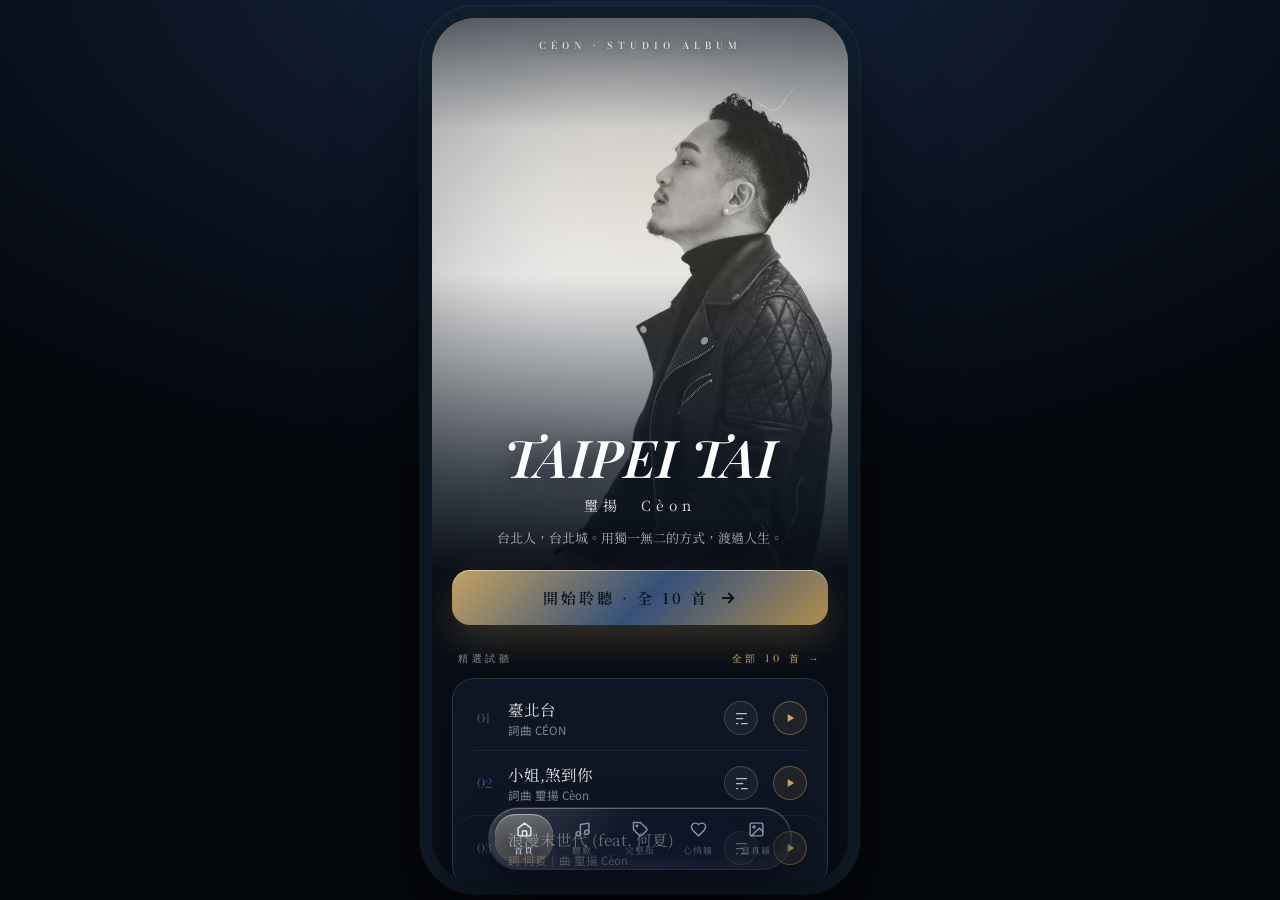
<file: index.html>
<!DOCTYPE html>
<html lang="zh-Hant"><head>
<meta charset="utf-8">
<meta name="viewport" content="width=device-width, initial-scale=1, viewport-fit=cover">
<meta name="apple-mobile-web-app-capable" content="yes">
<meta name="mobile-web-app-capable" content="yes">
<meta name="apple-mobile-web-app-status-bar-style" content="black-translucent">
<meta name="theme-color" content="#080d16">
<title>臺北台 TAIPEI TAI — CÉON</title>
<link rel="preconnect" href="https://fonts.googleapis.com">
<link rel="preconnect" href="https://fonts.gstatic.com" crossorigin="">
<style>/* math */

/* symbols */

/* latin-ext */

/* latin */

/* math */

/* symbols */

/* latin-ext */

/* latin */






































































































/* cyrillic */

/* vietnamese */

/* latin-ext */

/* latin */






































































































/* cyrillic */

/* vietnamese */

/* latin-ext */

/* latin */









































































































/* cyrillic */

/* vietnamese */

/* latin-ext */

/* latin */









































































































/* cyrillic */

/* vietnamese */

/* latin-ext */

/* latin */









































































































/* cyrillic */

/* vietnamese */

/* latin-ext */

/* latin */

/* cyrillic */

/* vietnamese */

/* latin-ext */

/* latin */

/* cyrillic */

/* vietnamese */

/* latin-ext */

/* latin */

</style>
<style>
:root{
  --bg:#080d16; --bg-top:#14233c; --surface:rgba(20,30,48,.55);
  --primary:#c6a261; --secondary:#34507a; --accent:#b08d4f;
  --text:#fff; --muted:rgba(180,200,228,.62); --primary-rgb:198,162,97;
  --grad:linear-gradient(135deg,var(--primary),var(--secondary) 52%,var(--accent));
  --font-display:'Playfair Display',serif; --font-label:'Bodoni Moda',serif;
  --font-serif-tc:'Noto Serif TC',serif; --font-sans-tc:'Noto Sans TC',sans-serif;
}
*{margin:0;padding:0;box-sizing:border-box;-webkit-tap-highlight-color:transparent}
html,body{background:#080d16}
body{color:var(--text);font-family:var(--font-sans-tc);-webkit-font-smoothing:antialiased}
/* 桌機:置中成手機比例;手機:滿版 */
#stage{position:relative;width:100%;height:100vh;height:100dvh;margin:0 auto;overflow:hidden;background:var(--bg)}
@media (min-width:520px){
  body{display:flex;align-items:center;justify-content:center;min-height:100vh;
       background:radial-gradient(130% 100% at 50% -5%,var(--bg-top),#04070c 60%)}
  #stage{width:416px;height:min(884px,96vh);border-radius:44px;
         box-shadow:0 44px 90px rgba(0,0,0,.6),0 0 0 12px #12202f,0 0 0 13px rgba(255,255,255,.07)}
}
@media (max-width:519.98px){
  html,body{background:#080d16}
  #stage{position:fixed;inset:0;width:auto;height:auto;border-radius:0}
}
@media (display-mode:standalone){html,body{min-height:100lvh}}

.home{position:absolute;inset:0;overflow-y:auto;-webkit-overflow-scrolling:touch;
      padding-bottom:calc(120px + env(safe-area-inset-bottom))}

/* ===== HERO ===== */
.hero{position:relative;height:62vh;min-height:420px;overflow:hidden}
.hero-img{position:absolute;inset:0;width:100%;height:100%;object-fit:cover;object-position:68% 18%;
          transform-origin:center 40%;animation:breathe 9s ease-in-out infinite}
.hero-vid{animation:none;object-position:50% 30%}
.hero-shade{position:absolute;inset:0;background:
  linear-gradient(180deg,rgba(7,17,31,.55) 0%,rgba(7,17,31,.05) 20%,rgba(7,17,31,0) 46%,rgba(7,17,31,.72) 82%,var(--bg) 100%)}
.hero-glow{position:absolute;inset:0;pointer-events:none;background:
  radial-gradient(70% 42% at 50% 30%,rgba(var(--primary-rgb),.12),transparent 70%)}
.hero-top{position:absolute;top:calc(20px + env(safe-area-inset-top));left:0;right:0;
          text-align:center;z-index:2;padding:0 24px}
.hero-eyebrow{font-family:var(--font-label);font-weight:500;font-size:9.5px;letter-spacing:5px;
              color:rgba(255,255,255,.82);text-transform:uppercase;text-shadow:0 1px 8px rgba(0,0,0,.5)}
.hero-bottom{position:absolute;left:0;right:0;bottom:26px;text-align:center;z-index:2;padding:0 28px}
.hero-title{font-family:var(--font-display);font-style:italic;font-weight:600;font-size:52px;
            line-height:.98;letter-spacing:1px;text-shadow:0 4px 26px rgba(0,0,0,.6)}
.hero-artist{font-family:var(--font-serif-tc);font-size:14px;letter-spacing:5px;
             color:rgba(255,255,255,.86);margin-top:12px}
.hero-tagline{font-family:var(--font-serif-tc);font-weight:400;font-size:13px;line-height:1.75;
              color:rgba(255,255,255,.66);margin-top:12px;max-width:290px;margin-left:auto;margin-right:auto;
              text-wrap:balance}

/* ===== ENTER CTA ===== */
.body-pad{padding:0 20px;margin-top:-6px;position:relative;z-index:3}
.enter{display:flex;align-items:center;justify-content:center;gap:10px;width:100%;
        padding:17px;border-radius:18px;background:var(--grad);color:#0a1420;border:none;cursor:pointer;
        font-family:var(--font-serif-tc);font-weight:600;font-size:15px;letter-spacing:3px;
        box-shadow:0 16px 38px rgba(var(--primary-rgb),.24),inset 0 1px 0 rgba(255,255,255,.5)}
.enter:active{transform:scale(.985)}
.enter svg{stroke:#0a1420}

/* ===== 免費試聽 ===== */
.sec-cap{font-family:var(--font-label);font-size:10px;letter-spacing:3.5px;color:rgba(255,255,255,.5);
         text-transform:uppercase;padding:26px 6px 12px;display:flex;align-items:center;justify-content:space-between}
.sec-cap b{color:var(--primary);font-weight:400}
.free-card{background:var(--surface);backdrop-filter:blur(22px);-webkit-backdrop-filter:blur(22px);
           border:1px solid rgba(255,255,255,.12);border-radius:22px;padding:7px 8px;
           box-shadow:0 20px 48px rgba(0,0,0,.4)}
.trow{display:flex;align-items:center;gap:13px;padding:12px 12px;border-radius:15px;cursor:pointer}
.trow:active{background:rgba(255,255,255,.05)}
.trow+.trow{border-top:1px solid rgba(255,255,255,.06)}
.tnum{font-family:var(--font-label);font-size:13px;width:22px;text-align:center;color:var(--secondary);flex:none}
.tmeta{flex:1;min-width:0}
.tname{font-family:var(--font-serif-tc);font-size:15.5px;color:rgba(255,255,255,.9);
       white-space:nowrap;overflow:hidden;text-overflow:ellipsis}
.tsub{font-family:var(--font-sans-tc);font-size:11.5px;color:rgba(255,255,255,.48);margin-top:2px;
      white-space:nowrap;overflow:hidden;text-overflow:ellipsis}
.tplay{width:34px;height:34px;flex:none;border-radius:50%;border:1px solid rgba(var(--primary-rgb),.4);
       background:rgba(var(--primary-rgb),.1);color:var(--primary);
       display:flex;align-items:center;justify-content:center;cursor:pointer}

/* ===== 探索捷徑 ===== */
.grid{display:grid;grid-template-columns:1fr 1fr;gap:12px;margin-top:2px}
.tile{position:relative;border-radius:20px;overflow:hidden;cursor:pointer;
      border:1px solid rgba(255,255,255,.1);min-height:118px;display:flex;flex-direction:column;
      justify-content:flex-end;padding:15px}
.tile.span{grid-column:1 / 3;min-height:98px}
.tile-bg{position:absolute;inset:0;z-index:0}
.tile-img{position:absolute;inset:0;width:100%;height:100%;object-fit:cover;object-position:center 28%}
.tile-tint{position:absolute;inset:0}
.tile.unlock .tile-bg{background:
  linear-gradient(135deg,rgba(var(--primary-rgb),.22),rgba(127,166,201,.12))}
.tile.mood .tile-bg{background:
  radial-gradient(120% 100% at 20% 0%,rgba(175,199,246,.24),rgba(16,32,48,.4) 70%)}
.tile.gallery .tile-tint{background:linear-gradient(180deg,rgba(7,17,31,.15),rgba(7,17,31,.78))}
.tile-lbl{position:relative;z-index:1}
.tile-eb{font-family:var(--font-label);font-size:9px;letter-spacing:3px;text-transform:uppercase;
         color:var(--primary)}
.tile-tt{font-family:var(--font-serif-tc);font-size:16px;font-weight:600;color:#fff;margin-top:5px;letter-spacing:.5px}
.tile-note{font-family:var(--font-sans-tc);font-size:11px;color:rgba(255,255,255,.6);margin-top:4px}
.tile .arrow{position:absolute;top:14px;right:14px;z-index:1;color:rgba(255,255,255,.55)}

/* ===== FLOATING ISLAND NAV ===== */
#nav-wrap{position:absolute;left:0;right:0;bottom:calc(12px + env(safe-area-inset-bottom));
          z-index:70;display:flex;justify-content:center;pointer-events:none}
#nav{position:relative;display:flex;padding:6px;border-radius:30px;background:rgba(18,18,22,.16);
     backdrop-filter:blur(44px) saturate(1.7);-webkit-backdrop-filter:blur(44px) saturate(1.7);
     border:1px solid rgba(255,255,255,.1);pointer-events:auto;
     box-shadow:0 16px 42px rgba(0,0,0,.44),inset 0 1px 0 rgba(255,255,255,.32),inset 0 -8px 16px rgba(255,255,255,.05)}
#nav::before{content:"";position:absolute;inset:0;border-radius:30px;
             background:linear-gradient(135deg,rgba(255,255,255,.16),transparent 42%);pointer-events:none}
#nav-ind{position:absolute;top:6px;left:6px;width:58px;height:calc(100% - 12px);border-radius:21px;
         transform:translateX(0);transition:transform .46s cubic-bezier(.34,1.32,.42,1);
         background:linear-gradient(180deg,rgba(255,255,255,.26),rgba(var(--primary-rgb),.12));
         box-shadow:inset 0 1px 0 rgba(255,255,255,.45),inset 0 0 12px rgba(var(--primary-rgb),.18)}
.navbtn{position:relative;z-index:1;width:58px;padding:7px 0 6px;border:none;background:none;cursor:pointer;
        display:flex;flex-direction:column;align-items:center;gap:3px;font-family:var(--font-serif-tc);
        font-size:9px;letter-spacing:1px;color:#8794a6;transition:color .3s ease,transform .18s ease}
.navbtn:active{transform:scale(.92)}
.navbtn.active{color:#dbe9ff}
.navbtn.active .navico{filter:drop-shadow(0 0 7px rgba(var(--primary-rgb),.6))}
.navlbl{opacity:.62}.navbtn.active .navlbl{opacity:1}

/* ===== 歌詞浮層(點試聽曲目彈出;靜置時完全不顯示,不改動原版面) ===== */
.ly-ov{position:absolute;inset:0;z-index:80;display:flex;flex-direction:column;
       background:rgba(8,13,22,.94);backdrop-filter:blur(20px);-webkit-backdrop-filter:blur(20px);
       animation:ly-fade .28s ease}
.ly-ov[hidden]{display:none}
.ly-ov-head{flex:none;display:flex;align-items:flex-start;justify-content:space-between;
            padding:calc(24px + env(safe-area-inset-top)) 24px 12px}
.ly-ov-eb{font-family:var(--font-label);font-size:10px;letter-spacing:4px;text-transform:uppercase;color:var(--primary)}
.ly-ov-tt{font-family:var(--font-serif-tc);font-size:18px;font-weight:600;color:#fff;margin-top:5px;letter-spacing:1px;text-wrap:balance}
.ly-ov-x{width:36px;height:36px;flex:none;border-radius:50%;border:1px solid rgba(255,255,255,.16);
         background:rgba(255,255,255,.06);color:#fff;display:flex;align-items:center;justify-content:center;cursor:pointer}
.ly-ov-body{flex:1;overflow-y:auto;-webkit-overflow-scrolling:touch;
            padding:6px 30px calc(56px + env(safe-area-inset-bottom));
            font-family:var(--font-serif-tc);font-weight:300;font-size:15px;line-height:2.4;
            color:rgba(242,237,227,.9);white-space:pre-line;text-align:center;letter-spacing:.5px}
@keyframes ly-fade{from{opacity:0}to{opacity:1}}

/* ===== 多頁切換 ===== */
.page{position:absolute;inset:0;overflow-y:auto;-webkit-overflow-scrolling:touch;
      padding-bottom:calc(120px + env(safe-area-inset-bottom))}
.home[hidden],.page[hidden]{display:none}
.phead{padding:calc(30px + env(safe-area-inset-top)) 24px 6px}
.peb{font-family:var(--font-label);font-size:10px;letter-spacing:4px;text-transform:uppercase;color:var(--primary)}
.ptt{font-family:var(--font-display);font-style:italic;font-weight:600;font-size:34px;color:#fff;margin-top:6px;letter-spacing:.5px}
.psub{font-family:var(--font-serif-tc);font-weight:300;font-size:12.5px;line-height:1.9;color:var(--muted);margin-top:10px;max-width:330px;text-wrap:pretty}
.pbody{padding:14px 20px 0}

/* 聽歌頁鎖定欄 */
.lock-note{width:100%;margin-top:14px;display:flex;align-items:center;gap:14px;padding:15px 16px;
           border-radius:18px;border:1px dashed rgba(var(--primary-rgb),.4);background:rgba(var(--primary-rgb),.06);cursor:pointer}
.lock-note:active{transform:scale(.99)}
.lock-note .ln-ic{width:38px;height:38px;flex:none;border-radius:50%;border:1px solid rgba(var(--primary-rgb),.4);
                  display:flex;align-items:center;justify-content:center;color:var(--primary)}
.lock-note .ln-tt{display:block;font-family:var(--font-serif-tc);font-size:14.5px;color:#fff}
.lock-note .ln-sub{display:block;font-family:var(--font-sans-tc);font-size:11.5px;color:var(--muted);margin-top:3px}
.lock-note .ln-ar{margin-left:auto;color:rgba(255,255,255,.5);flex:none}

/* 完整版 */
.buy-card{margin:18px 20px 0;background:var(--surface);border:1px solid rgba(255,255,255,.12);border-radius:22px;
          padding:24px 22px;box-shadow:0 20px 48px rgba(0,0,0,.4);backdrop-filter:blur(22px);-webkit-backdrop-filter:blur(22px)}
.buy-price{font-family:var(--font-display);font-weight:600;font-size:46px;color:#fff;display:flex;align-items:baseline}
.buy-cur{font-size:20px;color:var(--primary);margin-right:3px}
.buy-unit{font-family:var(--font-sans-tc);font-size:13px;color:var(--muted);font-weight:400;margin-left:4px}
.buy-list{list-style:none;margin:18px 0 22px;display:flex;flex-direction:column;gap:11px}
.buy-list li{font-family:var(--font-serif-tc);font-size:13.5px;color:rgba(255,255,255,.82);padding-left:24px;position:relative;line-height:1.5}
.buy-list li::before{content:"";position:absolute;left:2px;top:3px;width:11px;height:6px;border-left:2px solid var(--primary);
                     border-bottom:2px solid var(--primary);transform:rotate(-45deg)}
.buy-btn{width:100%;padding:16px;border:none;border-radius:16px;background:var(--grad);color:#0a1420;cursor:pointer;
         font-family:var(--font-serif-tc);font-weight:600;font-size:15px;letter-spacing:2px;
         box-shadow:0 14px 32px rgba(var(--primary-rgb),.26),inset 0 1px 0 rgba(255,255,255,.5)}
.buy-btn:active{transform:scale(.985)}
.buy-free{width:100%;margin-top:10px;padding:13px;border:1px solid rgba(255,255,255,.16);border-radius:16px;
          background:none;color:rgba(255,255,255,.8);cursor:pointer;font-family:var(--font-serif-tc);font-size:13px;letter-spacing:1px}
.buy-fine{font-family:var(--font-sans-tc);font-size:11px;color:rgba(255,255,255,.44);text-align:center;margin-top:14px;line-height:1.6}
.buy-done{text-align:center;padding:10px 0}
.bd-ic{width:60px;height:60px;margin:0 auto 16px;border-radius:50%;border:1.5px solid var(--primary);
       display:flex;align-items:center;justify-content:center;color:var(--primary)}
.bd-tt{font-family:var(--font-serif-tc);font-size:19px;color:#fff;font-weight:600}
.bd-sub{font-family:var(--font-sans-tc);font-size:12.5px;color:var(--muted);margin-top:10px;line-height:1.9}

/* 曲目歌詞鈕 + 精選看更多 */
.tly{width:34px;height:34px;flex:none;border-radius:50%;border:1px solid rgba(255,255,255,.16);
     background:rgba(255,255,255,.05);color:rgba(255,255,255,.72);display:flex;align-items:center;justify-content:center;cursor:pointer}
.tly:active{transform:scale(.92)}
.trow .tplay{margin-left:2px}
.cap-more{color:var(--primary);cursor:pointer;font-weight:400}

/* 買回你的臺北 · 樂捐 */
.don-wrap{padding:8px 26px 0}
.don-poem{font-family:var(--font-serif-tc);font-weight:300;font-size:15px;line-height:2.1;color:rgba(242,237,227,.9);letter-spacing:.6px;margin-top:14px;text-wrap:balance}
.don-hl{color:var(--primary);font-weight:400}
.don-amount{display:flex;align-items:baseline;justify-content:center;gap:6px;margin:30px 0 22px}
.don-cur{font-family:var(--font-label);font-size:20px;color:var(--primary);letter-spacing:1px}
.don-num{font-family:var(--font-display);font-style:italic;font-weight:600;font-size:66px;color:#fff;line-height:1}
.don-chips{display:flex;flex-wrap:wrap;gap:9px;justify-content:center}
.don-chip{min-width:56px;padding:10px 16px;border-radius:30px;border:1px solid rgba(255,255,255,.18);background:rgba(255,255,255,.04);color:rgba(255,255,255,.8);cursor:pointer;font-family:var(--font-label);font-size:15px;letter-spacing:1px;transition:all .2s ease}
.don-chip.active{border-color:transparent;background:var(--grad);color:#0a1420;font-weight:600;box-shadow:0 8px 22px rgba(var(--primary-rgb),.3)}
.don-custom{display:flex;align-items:center;gap:8px;margin:16px auto 0;max-width:240px;padding:11px 16px;border-radius:14px;border:1px solid rgba(var(--primary-rgb),.4);background:rgba(255,255,255,.05)}
.don-custom span{font-family:var(--font-label);color:var(--primary);font-size:14px}
.don-custom input{flex:1;min-width:0;background:none;border:none;outline:none;color:#fff;font-family:var(--font-display);font-size:20px}
.don-custom.hidden{display:none}
.don-btn{width:100%;margin-top:26px;padding:16px;border:none;border-radius:16px;background:var(--grad);color:#0a1420;cursor:pointer;font-family:var(--font-serif-tc);font-weight:600;font-size:15px;letter-spacing:2px;box-shadow:0 14px 32px rgba(var(--primary-rgb),.26),inset 0 1px 0 rgba(255,255,255,.5)}
.don-btn:active{transform:scale(.985)}
.don-fine{font-family:var(--font-sans-tc);font-size:11.5px;color:rgba(255,255,255,.44);text-align:center;margin-top:16px;line-height:1.7}
.don-done{text-align:center;padding:24px 0 0}
.dd-ic{width:64px;height:64px;margin:0 auto 18px;border-radius:50%;border:1.5px solid var(--primary);display:flex;align-items:center;justify-content:center;color:var(--primary)}
.dd-tt{font-family:var(--font-serif-tc);font-size:20px;color:#fff;font-weight:600;letter-spacing:1px}
.dd-amt{font-family:var(--font-display);font-style:italic;font-weight:600;font-size:38px;color:var(--primary);margin:14px 0 4px}
.dd-sub{font-family:var(--font-serif-tc);font-weight:300;font-size:13.5px;color:var(--muted);margin-top:12px;line-height:1.9}
.dd-fine{font-family:var(--font-sans-tc);font-size:11px;color:rgba(255,255,255,.36);margin-top:14px}
.dd-back{max-width:220px;margin:22px auto 0}

/* 心情牆 */
.compose{margin:16px 20px 0;display:flex;gap:9px}
.compose input{flex:1;min-width:0;padding:13px 16px;border-radius:14px;border:1px solid rgba(255,255,255,.14);
               background:rgba(255,255,255,.05);color:#fff;font-family:var(--font-serif-tc);font-size:13.5px;outline:none}
.compose input::placeholder{color:rgba(255,255,255,.4)}
.compose input:focus{border-color:rgba(var(--primary-rgb),.55)}
.compose button{flex:none;padding:0 18px;border:none;border-radius:14px;background:var(--grad);color:#0a1420;cursor:pointer;
                font-family:var(--font-serif-tc);font-weight:600;font-size:13px;letter-spacing:1px}
.wall{padding:16px 20px 0;display:flex;flex-direction:column;gap:12px}
.post{background:var(--surface);border:1px solid rgba(255,255,255,.1);border-radius:18px;padding:16px 18px;
      backdrop-filter:blur(18px);-webkit-backdrop-filter:blur(18px)}
.post-txt{font-family:var(--font-serif-tc);font-size:14px;line-height:1.75;color:rgba(255,255,255,.9);text-wrap:pretty}
.post-meta{font-family:var(--font-label);font-size:10px;letter-spacing:2px;text-transform:uppercase;
           color:var(--primary);margin-top:12px;display:flex;gap:8px;align-items:center}
.post-meta .dot{width:3px;height:3px;border-radius:50%;background:rgba(255,255,255,.3)}
.post-meta .loc{color:rgba(255,255,255,.5)}
.post.new{animation:pop .4s ease}
@keyframes pop{from{opacity:0;transform:translateY(-6px)}to{opacity:1;transform:none}}

/* 寫真牆 */
.gal{padding:16px 16px 0;columns:2;column-gap:12px}
.gcell{break-inside:avoid;margin-bottom:12px;border-radius:16px;overflow:hidden;position:relative;
       border:1px solid rgba(255,255,255,.1);display:block}
.gcell img{width:100%;display:block}
.gcell.real{cursor:pointer}
.gcell.real img{height:100%;object-fit:cover}
.gcell.real.h1{height:170px}.gcell.real.h2{height:232px}
.gcell.ph.h1{height:150px}.gcell.ph.h2{height:200px}
.gcell.ph{background:linear-gradient(150deg,rgba(var(--primary-rgb),.16),rgba(52,80,122,.22))}
.gcap{position:absolute;left:0;right:0;bottom:0;padding:14px 12px 10px;z-index:1;
      background:linear-gradient(180deg,transparent,rgba(7,17,31,.82))}
.geb{font-family:var(--font-label);font-size:8px;letter-spacing:2.5px;text-transform:uppercase;color:var(--primary)}
.gtt{font-family:var(--font-serif-tc);font-size:13px;color:#fff;margin-top:3px}
.phn{position:absolute;inset:0;display:flex;align-items:center;justify-content:center;
     font-family:var(--font-label);font-size:9px;letter-spacing:3px;color:rgba(255,255,255,.32);text-transform:uppercase}
.img-ov{position:absolute;inset:0;z-index:85;background:rgba(4,8,14,.95);display:flex;align-items:center;justify-content:center;
        padding:20px;animation:ly-fade .28s ease}
.img-ov[hidden]{display:none}
.img-ov img{max-width:100%;max-height:82%;border-radius:14px;box-shadow:0 30px 80px rgba(0,0,0,.6)}
.img-ov-x{position:absolute;top:calc(20px + env(safe-area-inset-top));right:20px;width:38px;height:38px;border-radius:50%;
          border:1px solid rgba(255,255,255,.2);background:rgba(255,255,255,.08);color:#fff;cursor:pointer;
          display:flex;align-items:center;justify-content:center;z-index:1}

/* toast */
#toast{position:absolute;left:50%;bottom:calc(96px + env(safe-area-inset-bottom));transform:translateX(-50%) translateY(10px);
       z-index:90;max-width:80%;padding:11px 18px;border-radius:14px;background:rgba(28,20,22,.92);
       border:1px solid rgba(255,120,110,.35);color:#ffd9d4;font-family:var(--font-serif-tc);font-size:12.5px;letter-spacing:.5px;
       text-align:center;opacity:0;pointer-events:none;transition:opacity .3s ease,transform .3s ease;backdrop-filter:blur(12px)}
#toast.show{opacity:1;transform:translateX(-50%) translateY(0)}

@keyframes breathe{0%,100%{transform:scale(1)}50%{transform:scale(1.05)}}
</style>
<link rel="stylesheet" href="https://fonts.googleapis.com/css2?family=Bodoni+Moda:ital,opsz,wght@0,6..96,400..900;1,6..96,400..900&family=Playfair+Display:ital,wght@0,400..900;1,400..900&family=Noto+Sans+TC:wght@100..900&family=Noto+Serif+TC:wght@200..900&display=swap">
</head>
<body>

<div id="stage">
  <section class="home" data-page="home">

    <!-- HERO -->
    <div class="hero">
      <video class="hero-img hero-vid" poster="hero-poster.jpg" autoplay loop muted playsinline preload="auto"><source src="hero.mp4" type="video/mp4"></video>
      <div class="hero-shade"></div>
      <div class="hero-glow"></div>
      <div class="hero-top">
        <div class="hero-eyebrow">CÉON · Studio Album</div>
      </div>
      <div class="hero-bottom">
        <div class="hero-title">TAIPEI TAI</div>
        <div class="hero-artist">璽揚　Cèon</div>
        <div class="hero-tagline">台北人，台北城。用獨一無二的方式，渡過人生。</div>
      </div>
    </div>

    <!-- ENTER -->
    <div class="body-pad">
      <button class="enter">開始聆聽 · 全 10 首
        <svg width="18" height="18" viewBox="0 0 24 24" fill="none" stroke-width="2.4" stroke-linecap="round" stroke-linejoin="round"><path d="M5 12h14"></path><path d="m13 6 6 6-6 6"></path></svg>
      </button>

      <!-- 精選試聽 -->
      <div class="sec-cap"><span>精選試聽</span><b class="cap-more" data-go="listen">全部 10 首 →</b></div>
      <div class="free-card">
        <div class="trow" data-track="1">
          <span class="tnum">01</span>
          <div class="tmeta"><div class="tname">臺北台</div><div class="tsub">詞曲 CÉON</div></div>
          <button class="tly" title="歌詞"><svg width="15" height="15" viewBox="0 0 24 24" fill="none" stroke="currentColor" stroke-width="2" stroke-linecap="round" stroke-linejoin="round"><path d="M12 20h9"></path><path d="M4 20h2"></path><path d="M4 4h16"></path><path d="M4 12h10"></path></svg></button>
          <button class="tplay"><svg width="14" height="14" viewBox="0 0 24 24" fill="currentColor"><path d="M8 5v14l11-7z"></path></svg></button>
        </div>
        <div class="trow" data-track="2">
          <span class="tnum">02</span>
          <div class="tmeta"><div class="tname">小姐,煞到你</div><div class="tsub">詞曲 璽揚 Cèon</div></div>
          <button class="tly" title="歌詞"><svg width="15" height="15" viewBox="0 0 24 24" fill="none" stroke="currentColor" stroke-width="2" stroke-linecap="round" stroke-linejoin="round"><path d="M12 20h9"></path><path d="M4 20h2"></path><path d="M4 4h16"></path><path d="M4 12h10"></path></svg></button>
          <button class="tplay"><svg width="14" height="14" viewBox="0 0 24 24" fill="currentColor"><path d="M8 5v14l11-7z"></path></svg></button>
        </div>
        <div class="trow" data-track="3">
          <span class="tnum">03</span>
          <div class="tmeta"><div class="tname">浪漫末世代 (feat. 何夏)</div><div class="tsub">詞 何夏｜曲 璽揚 Cèon</div></div>
          <button class="tly" title="歌詞"><svg width="15" height="15" viewBox="0 0 24 24" fill="none" stroke="currentColor" stroke-width="2" stroke-linecap="round" stroke-linejoin="round"><path d="M12 20h9"></path><path d="M4 20h2"></path><path d="M4 4h16"></path><path d="M4 12h10"></path></svg></button>
          <button class="tplay"><svg width="14" height="14" viewBox="0 0 24 24" fill="currentColor"><path d="M8 5v14l11-7z"></path></svg></button>
        </div>
      </div>

      <!-- 探索捷徑 -->
      <div class="sec-cap"><span>探索</span></div>
      <div class="grid">
        <div class="tile unlock span">
          <div class="tile-bg"></div>
          <svg class="arrow" width="18" height="18" viewBox="0 0 24 24" fill="none" stroke="currentColor" stroke-width="2" stroke-linecap="round" stroke-linejoin="round"><path d="M7 17 17 7"></path><path d="M7 7h10v10"></path></svg>
          <div class="tile-lbl">
            <div class="tile-eb">A Love Letter</div>
            <div class="tile-tt">買回你的臺北</div>
            <div class="tile-note">整張免費。喜歡的話，用你的方式樂捐支持。</div>
          </div>
        </div>
        <div class="tile mood">
          <div class="tile-bg"></div>
          <div class="tile-lbl">
            <div class="tile-eb">Taipei Wall</div>
            <div class="tile-tt">心情牆</div>
            <div class="tile-note">留下你的台北故事</div>
          </div>
        </div>
        <div class="tile gallery">
          <div class="tile-bg"><img class="tile-img" src="hero-poster.jpg" alt=""><div class="tile-tint"></div></div>
          <div class="tile-lbl">
            <div class="tile-eb">Gallery</div>
            <div class="tile-tt">寫真牆</div>
          </div>
        </div>
      </div>
    </div>
  </section>

  <!-- 聽歌 -->
  <section class="page" data-page="listen" hidden>
    <header class="phead">
      <div class="peb">Playlist · 聽歌</div>
      <h1 class="ptt">全部曲目</h1>
      <p class="psub">全 10 首，全部免費聆聽。點左邊歌詞鈕看詞，點右邊播放鈕聆聽。</p>
    </header>
    <div class="pbody">
      <div class="free-card">
        <div class="trow" data-track="1"><span class="tnum">01</span><div class="tmeta"><div class="tname">臺北台</div><div class="tsub">詞曲 CÉON</div></div><button class="tly" title="歌詞"><svg width="15" height="15" viewBox="0 0 24 24" fill="none" stroke="currentColor" stroke-width="2" stroke-linecap="round" stroke-linejoin="round"><path d="M12 20h9"></path><path d="M4 20h2"></path><path d="M4 4h16"></path><path d="M4 12h10"></path></svg></button><button class="tplay"><svg width="14" height="14" viewBox="0 0 24 24" fill="currentColor"><path d="M8 5v14l11-7z"></path></svg></button></div>
        <div class="trow" data-track="2"><span class="tnum">02</span><div class="tmeta"><div class="tname">小姐,煞到你</div><div class="tsub">詞曲 璽揚 Cèon</div></div><button class="tly" title="歌詞"><svg width="15" height="15" viewBox="0 0 24 24" fill="none" stroke="currentColor" stroke-width="2" stroke-linecap="round" stroke-linejoin="round"><path d="M12 20h9"></path><path d="M4 20h2"></path><path d="M4 4h16"></path><path d="M4 12h10"></path></svg></button><button class="tplay"><svg width="14" height="14" viewBox="0 0 24 24" fill="currentColor"><path d="M8 5v14l11-7z"></path></svg></button></div>
        <div class="trow" data-track="3"><span class="tnum">03</span><div class="tmeta"><div class="tname">浪漫末世代 (feat. 何夏)</div><div class="tsub">詞 何夏｜曲 璽揚 Cèon</div></div><button class="tly" title="歌詞"><svg width="15" height="15" viewBox="0 0 24 24" fill="none" stroke="currentColor" stroke-width="2" stroke-linecap="round" stroke-linejoin="round"><path d="M12 20h9"></path><path d="M4 20h2"></path><path d="M4 4h16"></path><path d="M4 12h10"></path></svg></button><button class="tplay"><svg width="14" height="14" viewBox="0 0 24 24" fill="currentColor"><path d="M8 5v14l11-7z"></path></svg></button></div>
        <div class="trow" data-track="4"><span class="tnum">04</span><div class="tmeta"><div class="tname">心愛ㄟ 你治叨位?</div><div class="tsub">詞曲 璽揚 Cèon</div></div><button class="tly" title="歌詞"><svg width="15" height="15" viewBox="0 0 24 24" fill="none" stroke="currentColor" stroke-width="2" stroke-linecap="round" stroke-linejoin="round"><path d="M12 20h9"></path><path d="M4 20h2"></path><path d="M4 4h16"></path><path d="M4 12h10"></path></svg></button><button class="tplay"><svg width="14" height="14" viewBox="0 0 24 24" fill="currentColor"><path d="M8 5v14l11-7z"></path></svg></button></div>
        <div class="trow" data-track="5"><span class="tnum">05</span><div class="tmeta"><div class="tname">Taipei 霓虹</div><div class="tsub">詞曲 璽揚 Cèon</div></div><button class="tly" title="歌詞"><svg width="15" height="15" viewBox="0 0 24 24" fill="none" stroke="currentColor" stroke-width="2" stroke-linecap="round" stroke-linejoin="round"><path d="M12 20h9"></path><path d="M4 20h2"></path><path d="M4 4h16"></path><path d="M4 12h10"></path></svg></button><button class="tplay"><svg width="14" height="14" viewBox="0 0 24 24" fill="currentColor"><path d="M8 5v14l11-7z"></path></svg></button></div>
        <div class="trow" data-track="6"><span class="tnum">06</span><div class="tmeta"><div class="tname">過於悲傷的浪漫</div><div class="tsub">詞曲 璽揚 Cèon</div></div><button class="tly" title="歌詞"><svg width="15" height="15" viewBox="0 0 24 24" fill="none" stroke="currentColor" stroke-width="2" stroke-linecap="round" stroke-linejoin="round"><path d="M12 20h9"></path><path d="M4 20h2"></path><path d="M4 4h16"></path><path d="M4 12h10"></path></svg></button><button class="tplay"><svg width="14" height="14" viewBox="0 0 24 24" fill="currentColor"><path d="M8 5v14l11-7z"></path></svg></button></div>
        <div class="trow" data-track="7"><span class="tnum">07</span><div class="tmeta"><div class="tname">想要你的 Photograph</div><div class="tsub">詞曲 璽揚 Cèon</div></div><button class="tly" title="歌詞"><svg width="15" height="15" viewBox="0 0 24 24" fill="none" stroke="currentColor" stroke-width="2" stroke-linecap="round" stroke-linejoin="round"><path d="M12 20h9"></path><path d="M4 20h2"></path><path d="M4 4h16"></path><path d="M4 12h10"></path></svg></button><button class="tplay"><svg width="14" height="14" viewBox="0 0 24 24" fill="currentColor"><path d="M8 5v14l11-7z"></path></svg></button></div>
        <div class="trow" data-track="8"><span class="tnum">08</span><div class="tmeta"><div class="tname">You So Pretty (feat. 张婧)</div><div class="tsub">詞曲 璽揚 Cèon</div></div><button class="tly" title="歌詞"><svg width="15" height="15" viewBox="0 0 24 24" fill="none" stroke="currentColor" stroke-width="2" stroke-linecap="round" stroke-linejoin="round"><path d="M12 20h9"></path><path d="M4 20h2"></path><path d="M4 4h16"></path><path d="M4 12h10"></path></svg></button><button class="tplay"><svg width="14" height="14" viewBox="0 0 24 24" fill="currentColor"><path d="M8 5v14l11-7z"></path></svg></button></div>
        <div class="trow" data-track="9"><span class="tnum">09</span><div class="tmeta"><div class="tname">Shine Like Moonlight (feat. 楊琳)</div><div class="tsub">詞曲 璽揚 Cèon</div></div><button class="tly" title="歌詞"><svg width="15" height="15" viewBox="0 0 24 24" fill="none" stroke="currentColor" stroke-width="2" stroke-linecap="round" stroke-linejoin="round"><path d="M12 20h9"></path><path d="M4 20h2"></path><path d="M4 4h16"></path><path d="M4 12h10"></path></svg></button><button class="tplay"><svg width="14" height="14" viewBox="0 0 24 24" fill="currentColor"><path d="M8 5v14l11-7z"></path></svg></button></div>
        <div class="trow" data-track="10"><span class="tnum">10</span><div class="tmeta"><div class="tname">Be Good</div><div class="tsub">詞曲 璽揚 Cèon</div></div><button class="tly" title="歌詞"><svg width="15" height="15" viewBox="0 0 24 24" fill="none" stroke="currentColor" stroke-width="2" stroke-linecap="round" stroke-linejoin="round"><path d="M12 20h9"></path><path d="M4 20h2"></path><path d="M4 4h16"></path><path d="M4 12h10"></path></svg></button><button class="tplay"><svg width="14" height="14" viewBox="0 0 24 24" fill="currentColor"><path d="M8 5v14l11-7z"></path></svg></button></div>
      </div>
    </div>
  </section>

  <!-- 買回你的臺北 · 樂捐 -->
  <section class="page donate" data-page="unlock" hidden>
    <header class="phead">
      <div class="peb">A Love Letter</div>
      <h1 class="ptt">買回你的臺北</h1>
    </header>
    <div class="don-wrap" id="don-wrap">
      <p class="don-poem">這張專輯，永遠免費。<br>但如果某一段旋律，<br>讓你想起冰宮、霓虹，<br>或那個回不去的年代——<br>你可以用自己的方式，<br>買回一點點，<span class="don-hl">你的臺北</span>。</p>
      <div class="don-amount"><span class="don-cur">NT$</span><span class="don-num" id="don-num">100</span></div>
      <div class="don-chips" id="don-chips">
        <button class="don-chip" data-amt="50">50</button>
        <button class="don-chip active" data-amt="100">100</button>
        <button class="don-chip" data-amt="300">300</button>
        <button class="don-chip" data-amt="500">500</button>
        <button class="don-chip" data-amt="custom">自訂</button>
      </div>
      <div class="don-custom hidden" id="don-custom"><span>NT$</span><input id="don-input" type="number" inputmode="numeric" min="1" placeholder="輸入你的心意金額"></div>
      <button class="don-btn" id="don-btn">以這份心意，買回你的臺北</button>
      <p class="don-fine">整張專輯皆可免費聆聽，樂捐純屬自由心意——沒有金額，也沒關係。</p>
    </div>
  </section>

  <!-- 心情牆 -->
  <section class="page" data-page="mood" hidden>
    <header class="phead">
      <div class="peb">Taipei Wall · 心情牆</div>
      <h1 class="ptt">留下你的台北故事</h1>
      <p class="psub">你的台北是什麼樣子？寫一句話，貼上這面牆。</p>
    </header>
    <div class="compose">
      <input id="mood-in" type="text" placeholder="分享你的台北故事…" maxlength="120">
      <button id="mood-post">貼上</button>
    </div>
    <div class="wall" id="wall">
      <article class="post"><div class="post-txt">冰宮散場的那晚，牽著手走過台北橋，霓虹一路亮到天亮。</div><div class="post-meta"><span>2 小時前</span><span class="dot"></span><span class="loc">阿凱 · 三重</span></div></article>
      <article class="post"><div class="post-txt">大稻埕的午後，外公的布店還在，只是換了新招牌。</div><div class="post-meta"><span>昨天</span><span class="dot"></span><span class="loc">Yuki · 大同區</span></div></article>
      <article class="post"><div class="post-txt">在錢櫃唱到天亮的那個包廏，塔滿了我們二十歲的故事。</div><div class="post-meta"><span>3 天前</span><span class="dot"></span><span class="loc">老王 · 東區</span></div></article>
      <article class="post"><div class="post-txt">松山機場看飛機起降，是我小時候最奸侈的浪漫。</div><div class="post-meta"><span>上週</span><span class="dot"></span><span class="loc">匿名 · 內湖</span></div></article>
    </div>
  </section>

  <!-- 寫真牆 -->
  <section class="page" data-page="gallery" hidden>
    <header class="phead">
      <div class="peb">Gallery · 寫真牆</div>
      <h1 class="ptt">台北・寫真</h1>
      <p class="psub">鏡頭下的臺北台。點圖看大圖。</p>
    </header>
    <div class="gal">
      <figure class="gcell real h2"><img src="hero-poster.jpg" alt="" style="object-position:60% 15%"><figcaption class="gcap"><div class="geb">Cover</div><div class="gtt">臺北台・天際</div></figcaption></figure>
      <figure class="gcell ph h1"><div class="phn">大稻埕</div></figure>
      <figure class="gcell ph h2"><div class="phn">冰宮 90s</div></figure>
      <figure class="gcell real h1"><img src="hero-poster.jpg" alt="" style="object-position:50% 42%"><figcaption class="gcap"><div class="geb">Portrait</div><div class="gtt">側影</div></figcaption></figure>
      <figure class="gcell ph h2"><div class="phn">霓虹</div></figure>
      <figure class="gcell ph h1"><div class="phn">台北橋</div></figure>
    </div>
  </section>

  <!-- FLOATING NAV（首頁 active） -->
  <nav id="nav-wrap">
    <div id="nav">
      <div id="nav-ind"></div>
      <button class="navbtn active">
        <span class="navico"><svg width="17" height="17" viewBox="0 0 24 24" fill="none" stroke="currentColor" stroke-width="2" stroke-linecap="round" stroke-linejoin="round"><path d="m3 10 9-7 9 7v9a2 2 0 0 1-2 2H5a2 2 0 0 1-2-2Z"></path><path d="M9 21v-7h6v7"></path></svg></span>
        <span class="navlbl">首頁</span>
      </button>
      <button class="navbtn">
        <span class="navico"><svg width="17" height="17" viewBox="0 0 24 24" fill="none" stroke="currentColor" stroke-width="2" stroke-linecap="round" stroke-linejoin="round"><path d="M9 18V5l12-2v13"></path><circle cx="6" cy="18" r="3"></circle><circle cx="18" cy="16" r="3"></circle></svg></span>
        <span class="navlbl">聽歌</span>
      </button>
      <button class="navbtn">
        <span class="navico"><svg width="17" height="17" viewBox="0 0 24 24" fill="none" stroke="currentColor" stroke-width="2" stroke-linecap="round" stroke-linejoin="round"><path d="M20.59 13.41 13.42 20.6a2 2 0 0 1-2.83 0L2 12V2h10l8.59 8.59a2 2 0 0 1 0 2.82Z"></path><circle cx="7" cy="7" r="1"></circle></svg></span>
        <span class="navlbl">完整版</span>
      </button>
      <button class="navbtn">
        <span class="navico"><svg width="17" height="17" viewBox="0 0 24 24" fill="none" stroke="currentColor" stroke-width="2" stroke-linecap="round" stroke-linejoin="round"><path d="M19 14c1.49-1.46 3-3.21 3-5.5A5.5 5.5 0 0 0 16.5 3c-1.76 0-3 .5-4.5 2-1.5-1.5-2.74-2-4.5-2A5.5 5.5 0 0 0 2 8.5c0 2.29 1.49 4.04 3 5.5l7 7Z"></path></svg></span>
        <span class="navlbl">心情牆</span>
      </button>
      <button class="navbtn">
        <span class="navico"><svg width="17" height="17" viewBox="0 0 24 24" fill="none" stroke="currentColor" stroke-width="2" stroke-linecap="round" stroke-linejoin="round"><rect x="3" y="3" width="18" height="18" rx="2"></rect><circle cx="8.5" cy="8.5" r="1.5"></circle><path d="m21 15-5-5L5 21"></path></svg></span>
        <span class="navlbl">寫真牆</span>
      </button>
    </div>
  </nav>

  <audio id="au" preload="none"></audio>
  <div id="ly-ov" class="ly-ov" hidden="">
    <div class="ly-ov-head">
      <div><div class="ly-ov-eb">Lyrics · 歌詞</div><div class="ly-ov-tt" id="ly-ov-tt"></div></div>
      <button class="ly-ov-x" id="ly-ov-x" aria-label="close"><svg width="16" height="16" viewBox="0 0 24 24" fill="none" stroke="currentColor" stroke-width="2.2" stroke-linecap="round"><path d="M6 6l12 12M18 6 6 18"></path></svg></button>
    </div>
    <div class="ly-ov-body" id="ly-ov-body"></div>
  </div>
  <div id="img-ov" class="img-ov" hidden="">
    <button class="img-ov-x" id="img-ov-x" aria-label="close"><svg width="16" height="16" viewBox="0 0 24 24" fill="none" stroke="currentColor" stroke-width="2.2" stroke-linecap="round"><path d="M6 6l12 12M18 6 6 18"></path></svg></button>
    <img id="img-ov-i" alt="">
  </div>
  <div id="toast"></div>
</div>
<script>
(function(){
  var AUD="https://ceonowens-ui.github.io/taipei-tai/assets/audio/";
  var NAMES={1:"臺北台",2:"小姐,煞到你",3:"浪漫末世代 (feat. 何夏)",4:"心愛ㄟ 你治叨位?",5:"Taipei 霓虹",6:"過於悲傷的浪漫",7:"想要你的 Photograph",8:"You So Pretty (feat. 张婧)",9:"Shine Like Moonlight (feat. 楊琳)",10:"Be Good"};
  var LYURL="https://ceonowens-ui.github.io/taipei-tai/assets/lyrics/";
  var LYCACHE={};
  var au=document.getElementById("au");
  var PLAY="M8 5v14l11-7z", PAUSE="M6 5h4v14H6zM14 5h4v14h-4z";
  var cur=0;
  function pad(n){return (n<10?"0":"")+n;}

  /* ---------- toast(音檔載入失敗提示) ---------- */
  var toast=document.getElementById("toast"), toastT;
  function showToast(msg){
    if(!toast) return;
    toast.textContent=msg; toast.classList.add("show");
    clearTimeout(toastT); toastT=setTimeout(function(){toast.classList.remove("show");},2800);
  }

  /* ---------- 播放（跨所有分頁的曲目列同步） ---------- */
  var rows=[].slice.call(document.querySelectorAll(".trow[data-track]"));
  function sync(){
    rows.forEach(function(r){
      var t=+r.getAttribute("data-track");
      var p=r.querySelector(".tplay path");
      var on=(cur===t && !au.paused && !au.ended);
      if(p) p.setAttribute("d", on?PAUSE:PLAY);
      r.classList.toggle("playing", on);
    });
  }
  function fail(err){
    if(err && err.name==="AbortError") return; /* 被下一次載入打斷,忽略 */
    cur=0; sync(); showToast("音檔載入失敗,請確認網路連線");
  }
  function play(n){
    if(cur===n){ if(au.paused){au.play().catch(fail);}else{au.pause();} return; }
    cur=n; au.src=AUD+pad(n)+".mp3"; au.play().catch(fail);
  }
  au.addEventListener("play",sync);
  au.addEventListener("pause",sync);
  au.addEventListener("error",function(){ cur=0; sync(); showToast("音檔載入失敗,請確認網路連線"); });
  au.addEventListener("ended",function(){                 /* 自動接播下一首 */
    var next=cur+1;
    if(NAMES[next]){ play(next); } else { cur=0; sync(); }
  });
  rows.forEach(function(r){
    var n=+r.getAttribute("data-track");
    var pb=r.querySelector(".tplay");
    if(pb) pb.addEventListener("click",function(e){e.stopPropagation();play(n);});
    var lyb=r.querySelector(".tly");
    if(lyb) lyb.addEventListener("click",function(e){e.stopPropagation();openLy(n);});
    var meta=r.querySelector(".tmeta");
    if(meta){ meta.style.cursor="pointer"; meta.addEventListener("click",function(){play(n);}); }
  });

  /* ---------- 歌詞浮層 ---------- */
  var ov=document.getElementById("ly-ov"),
      ovtt=document.getElementById("ly-ov-tt"),
      ovbody=document.getElementById("ly-ov-body");
  function openLy(n){
    ovtt.textContent=NAMES[n]||"";
    ov.hidden=false; ovbody.scrollTop=0;
    if(LYCACHE[n]!=null){ ovbody.textContent=LYCACHE[n]; return; }
    ovbody.textContent="載入歌詞中…";
    fetch(LYURL+pad(n)+".txt").then(function(r){ if(!r.ok) throw 0; return r.text(); })
      .then(function(t){ LYCACHE[n]=(t||"").trim()||"這首歌暫時沒有歌詞"; ovbody.textContent=LYCACHE[n]; })
      .catch(function(){ ovbody.textContent="歌詞載入失敗，請確認網路連線"; });
  }
  document.getElementById("ly-ov-x").addEventListener("click",function(){ov.hidden=true;});
  ov.addEventListener("click",function(e){ if(e.target===ov) ov.hidden=true; });

  /* ---------- 分頁切換 ---------- */
  var order=["home","listen","unlock","mood","gallery"];
  var pages={};
  order.forEach(function(k){ pages[k]=document.querySelector('[data-page="'+k+'"]'); });
  var navbtns=[].slice.call(document.querySelectorAll(".navbtn"));
  var navInd=document.getElementById("nav-ind");
  function go(key){
    var idx=order.indexOf(key); if(idx<0) return;
    order.forEach(function(k){ if(pages[k]) pages[k].hidden=(k!==key); });
    navbtns.forEach(function(b,i){ b.classList.toggle("active", i===idx); });
    if(navInd) navInd.style.transform="translateX("+(idx*58)+"px)";
    if(pages[key]) pages[key].scrollTop=0;
  }
  navbtns.forEach(function(b,i){ b.addEventListener("click",function(){ go(order[i]); }); });

  /* ---------- 首頁進入鈕 + 探索卡 + 任何 data-go 按鈕 ---------- */
  var enter=document.querySelector(".enter");
  if(enter) enter.addEventListener("click",function(){ go("listen"); play(1); });
  var tmap={unlock:".tile.unlock",mood:".tile.mood",gallery:".tile.gallery"};
  Object.keys(tmap).forEach(function(k){
    var el=document.querySelector(tmap[k]);
    if(el) el.addEventListener("click",function(){ go(k); });
  });
  [].slice.call(document.querySelectorAll("[data-go]")).forEach(function(el){
    el.addEventListener("click",function(){ go(el.getAttribute("data-go")); });
  });

  /* ---------- 買回你的臺北 · 自由樂捐 ---------- */
  var donWrap=document.getElementById("don-wrap"),
      donNum=document.getElementById("don-num"),
      donChips=document.getElementById("don-chips"),
      donCustom=document.getElementById("don-custom"),
      donInput=document.getElementById("don-input"),
      donBtn=document.getElementById("don-btn");
  var donAmt=100;
  function setAmt(v){ donAmt=v; if(donNum) donNum.textContent=(v>0? v.toLocaleString():"—"); }
  if(donChips) [].slice.call(donChips.querySelectorAll(".don-chip")).forEach(function(c){
    c.addEventListener("click",function(){
      [].slice.call(donChips.querySelectorAll(".don-chip")).forEach(function(x){x.classList.remove("active");});
      c.classList.add("active");
      if(c.getAttribute("data-amt")==="custom"){
        if(donCustom) donCustom.classList.remove("hidden");
        if(donInput){ donInput.focus(); setAmt(parseInt(donInput.value,10)||0); }
      } else {
        if(donCustom) donCustom.classList.add("hidden");
        setAmt(parseInt(c.getAttribute("data-amt"),10));
      }
    });
  });
  if(donInput) donInput.addEventListener("input",function(){ setAmt(parseInt(donInput.value,10)||0); });
  if(donBtn) donBtn.addEventListener("click",function(){
    var amt=donAmt>0?donAmt:0;
    if(donWrap) donWrap.innerHTML='<div class="don-done"><div class="dd-ic"><svg width="24" height="24" viewBox="0 0 24 24" fill="none" stroke="currentColor" stroke-width="1.8" stroke-linecap="round" stroke-linejoin="round"><path d="M12 21s-7.5-4.6-10-9.3C.3 8.3 1.9 4.8 5.2 4.8c2 0 3.3 1.2 3.9 2.2.6-1 1.9-2.2 3.9-2.2 3.3 0 4.9 3.5 3.2 6.9C19.5 16.4 12 21 12 21z"></path></svg></div><div class="dd-tt">謝謝你，買回了一點臺北</div>'+(amt>0?'<div class="dd-amt">NT$ '+amt.toLocaleString()+'</div>':'')+'<div class="dd-sub">你的心意，會化成璽揚繼續寫歌的力量。<br>整張專輯，永遠為你開著。</div><div class="dd-fine">此為示意流程，未串接金流。</div><button class="don-btn dd-back" id="dd-back">回去聽歌</button></div>';
    var back=document.getElementById("dd-back");
    if(back) back.addEventListener("click",function(){ go("listen"); });
  });

  /* ---------- 心情牆發文 ---------- */
  var moodIn=document.getElementById("mood-in"),
      moodPost=document.getElementById("mood-post"),
      wall=document.getElementById("wall");
  function post(){
    if(!moodIn||!wall) return;
    var v=(moodIn.value||"").trim(); if(!v) return;
    var el=document.createElement("article"); el.className="post new";
    var txt=document.createElement("div"); txt.className="post-txt"; txt.textContent=v;
    var meta=document.createElement("div"); meta.className="post-meta";
    meta.innerHTML='<span>剛剛</span><span class="dot"></span><span class="loc">匿名 · 台北</span>';
    el.appendChild(txt); el.appendChild(meta);
    wall.insertBefore(el, wall.firstChild);
    moodIn.value=""; moodIn.blur();
  }
  if(moodPost) moodPost.addEventListener("click",post);
  if(moodIn) moodIn.addEventListener("keydown",function(e){ if(e.key==="Enter") post(); });

  /* ---------- 寫真牆燈箱 ---------- */
  var imgOv=document.getElementById("img-ov"),
      imgOvI=document.getElementById("img-ov-i");
  [].slice.call(document.querySelectorAll(".gcell.real")).forEach(function(c){
    c.addEventListener("click",function(){
      var im=c.querySelector("img");
      if(im&&imgOv&&imgOvI){ imgOvI.src=im.currentSrc||im.src; imgOv.hidden=false; }
    });
  });
  if(imgOv) imgOv.addEventListener("click",function(e){
    if(e.target===imgOv || (e.target.closest&&e.target.closest("#img-ov-x"))) imgOv.hidden=true;
  });
})();
</script>


<script>
(function(){function kick(){document.querySelectorAll('video.hero-vid,video[autoplay]').forEach(function(v){try{v.muted=true;var p=v.play();if(p&&p.catch)p.catch(function(){});}catch(e){}});}
if(document.readyState!=='loading')kick();else document.addEventListener('DOMContentLoaded',kick);
window.addEventListener('load',kick);
['touchstart','pointerdown','click','scroll'].forEach(function(e){document.addEventListener(e,kick,{once:true,passive:true});});
})();
</script>
</body></html>
</file>
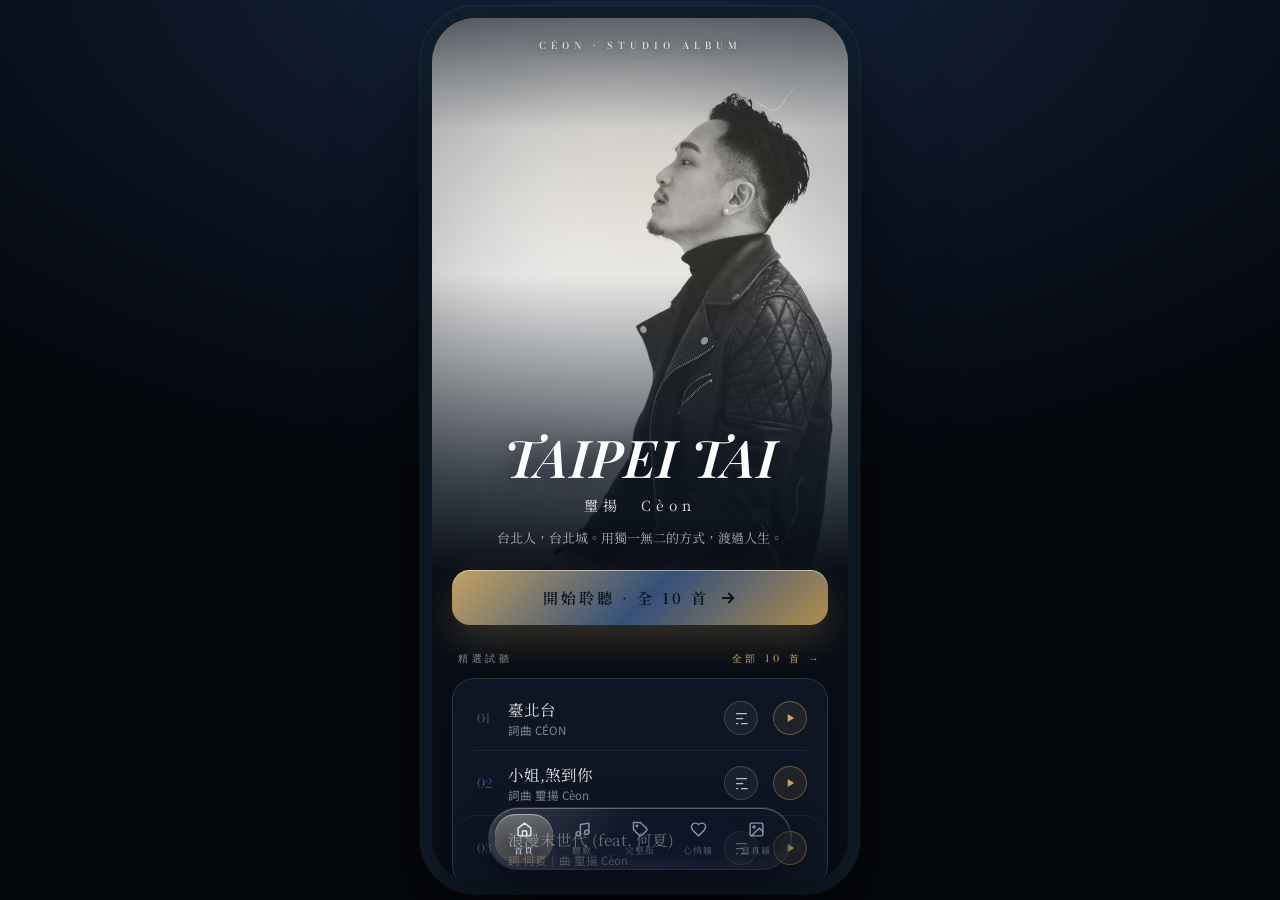
<file: home/index.html>
<!DOCTYPE html>
<html lang="zh-Hant"><head>
<meta charset="utf-8">
<meta name="viewport" content="width=device-width, initial-scale=1, viewport-fit=cover">
<meta name="apple-mobile-web-app-capable" content="yes">
<meta name="mobile-web-app-capable" content="yes">
<meta name="apple-mobile-web-app-status-bar-style" content="black-translucent">
<meta name="theme-color" content="#080d16">
<title>臺北台 TAIPEI TAI — CÉON</title>
<link rel="preconnect" href="https://fonts.googleapis.com">
<link rel="preconnect" href="https://fonts.gstatic.com" crossorigin="">
<style>/* math */

/* symbols */

/* latin-ext */

/* latin */

/* math */

/* symbols */

/* latin-ext */

/* latin */






































































































/* cyrillic */

/* vietnamese */

/* latin-ext */

/* latin */






































































































/* cyrillic */

/* vietnamese */

/* latin-ext */

/* latin */









































































































/* cyrillic */

/* vietnamese */

/* latin-ext */

/* latin */









































































































/* cyrillic */

/* vietnamese */

/* latin-ext */

/* latin */









































































































/* cyrillic */

/* vietnamese */

/* latin-ext */

/* latin */

/* cyrillic */

/* vietnamese */

/* latin-ext */

/* latin */

/* cyrillic */

/* vietnamese */

/* latin-ext */

/* latin */

</style>
<style>
:root{
  --bg:#080d16; --bg-top:#14233c; --surface:rgba(20,30,48,.55);
  --primary:#c6a261; --secondary:#34507a; --accent:#b08d4f;
  --text:#fff; --muted:rgba(180,200,228,.62); --primary-rgb:198,162,97;
  --grad:linear-gradient(135deg,var(--primary),var(--secondary) 52%,var(--accent));
  --font-display:'Playfair Display',serif; --font-label:'Bodoni Moda',serif;
  --font-serif-tc:'Noto Serif TC',serif; --font-sans-tc:'Noto Sans TC',sans-serif;
}
*{margin:0;padding:0;box-sizing:border-box;-webkit-tap-highlight-color:transparent}
html,body{background:#080d16}
body{color:var(--text);font-family:var(--font-sans-tc);-webkit-font-smoothing:antialiased}
/* 桌機:置中成手機比例;手機:滿版 */
#stage{position:relative;width:100%;height:100vh;height:100dvh;margin:0 auto;overflow:hidden;background:var(--bg)}
@media (min-width:520px){
  body{display:flex;align-items:center;justify-content:center;min-height:100vh;
       background:radial-gradient(130% 100% at 50% -5%,var(--bg-top),#04070c 60%)}
  #stage{width:416px;height:min(884px,96vh);border-radius:44px;
         box-shadow:0 44px 90px rgba(0,0,0,.6),0 0 0 12px #12202f,0 0 0 13px rgba(255,255,255,.07)}
}
@media (max-width:519.98px){
  html,body{background:#080d16}
  #stage{position:fixed;inset:0;width:auto;height:auto;border-radius:0}
}
@media (display-mode:standalone){html,body{min-height:100lvh}}

.home{position:absolute;inset:0;overflow-y:auto;-webkit-overflow-scrolling:touch;
      padding-bottom:calc(120px + env(safe-area-inset-bottom))}

/* ===== HERO ===== */
.hero{position:relative;height:62vh;min-height:420px;overflow:hidden}
.hero-img{position:absolute;inset:0;width:100%;height:100%;object-fit:cover;object-position:68% 18%;
          transform-origin:center 40%;animation:breathe 9s ease-in-out infinite}
.hero-vid{animation:none;object-position:50% 30%}
.hero-shade{position:absolute;inset:0;background:
  linear-gradient(180deg,rgba(7,17,31,.55) 0%,rgba(7,17,31,.05) 20%,rgba(7,17,31,0) 46%,rgba(7,17,31,.72) 82%,var(--bg) 100%)}
.hero-glow{position:absolute;inset:0;pointer-events:none;background:
  radial-gradient(70% 42% at 50% 30%,rgba(var(--primary-rgb),.12),transparent 70%)}
.hero-top{position:absolute;top:calc(20px + env(safe-area-inset-top));left:0;right:0;
          text-align:center;z-index:2;padding:0 24px}
.hero-eyebrow{font-family:var(--font-label);font-weight:500;font-size:9.5px;letter-spacing:5px;
              color:rgba(255,255,255,.82);text-transform:uppercase;text-shadow:0 1px 8px rgba(0,0,0,.5)}
.hero-bottom{position:absolute;left:0;right:0;bottom:26px;text-align:center;z-index:2;padding:0 28px}
.hero-title{font-family:var(--font-display);font-style:italic;font-weight:600;font-size:52px;
            line-height:.98;letter-spacing:1px;text-shadow:0 4px 26px rgba(0,0,0,.6)}
.hero-artist{font-family:var(--font-serif-tc);font-size:14px;letter-spacing:5px;
             color:rgba(255,255,255,.86);margin-top:12px}
.hero-tagline{font-family:var(--font-serif-tc);font-weight:400;font-size:13px;line-height:1.75;
              color:rgba(255,255,255,.66);margin-top:12px;max-width:290px;margin-left:auto;margin-right:auto;
              text-wrap:balance}

/* ===== ENTER CTA ===== */
.body-pad{padding:0 20px;margin-top:-6px;position:relative;z-index:3}
.enter{display:flex;align-items:center;justify-content:center;gap:10px;width:100%;
        padding:17px;border-radius:18px;background:var(--grad);color:#0a1420;border:none;cursor:pointer;
        font-family:var(--font-serif-tc);font-weight:600;font-size:15px;letter-spacing:3px;
        box-shadow:0 16px 38px rgba(var(--primary-rgb),.24),inset 0 1px 0 rgba(255,255,255,.5)}
.enter:active{transform:scale(.985)}
.enter svg{stroke:#0a1420}

/* ===== 免費試聽 ===== */
.sec-cap{font-family:var(--font-label);font-size:10px;letter-spacing:3.5px;color:rgba(255,255,255,.5);
         text-transform:uppercase;padding:26px 6px 12px;display:flex;align-items:center;justify-content:space-between}
.sec-cap b{color:var(--primary);font-weight:400}
.free-card{background:var(--surface);backdrop-filter:blur(22px);-webkit-backdrop-filter:blur(22px);
           border:1px solid rgba(255,255,255,.12);border-radius:22px;padding:7px 8px;
           box-shadow:0 20px 48px rgba(0,0,0,.4)}
.trow{display:flex;align-items:center;gap:13px;padding:12px 12px;border-radius:15px;cursor:pointer}
.trow:active{background:rgba(255,255,255,.05)}
.trow+.trow{border-top:1px solid rgba(255,255,255,.06)}
.tnum{font-family:var(--font-label);font-size:13px;width:22px;text-align:center;color:var(--secondary);flex:none}
.tmeta{flex:1;min-width:0}
.tname{font-family:var(--font-serif-tc);font-size:15.5px;color:rgba(255,255,255,.9);
       white-space:nowrap;overflow:hidden;text-overflow:ellipsis}
.tsub{font-family:var(--font-sans-tc);font-size:11.5px;color:rgba(255,255,255,.48);margin-top:2px;
      white-space:nowrap;overflow:hidden;text-overflow:ellipsis}
.tplay{width:34px;height:34px;flex:none;border-radius:50%;border:1px solid rgba(var(--primary-rgb),.4);
       background:rgba(var(--primary-rgb),.1);color:var(--primary);
       display:flex;align-items:center;justify-content:center;cursor:pointer}

/* ===== 探索捷徑 ===== */
.grid{display:grid;grid-template-columns:1fr 1fr;gap:12px;margin-top:2px}
.tile{position:relative;border-radius:20px;overflow:hidden;cursor:pointer;
      border:1px solid rgba(255,255,255,.1);min-height:118px;display:flex;flex-direction:column;
      justify-content:flex-end;padding:15px}
.tile.span{grid-column:1 / 3;min-height:98px}
.tile-bg{position:absolute;inset:0;z-index:0}
.tile-img{position:absolute;inset:0;width:100%;height:100%;object-fit:cover;object-position:center 28%}
.tile-tint{position:absolute;inset:0}
.tile.unlock .tile-bg{background:
  linear-gradient(135deg,rgba(var(--primary-rgb),.22),rgba(127,166,201,.12))}
.tile.mood .tile-bg{background:
  radial-gradient(120% 100% at 20% 0%,rgba(175,199,246,.24),rgba(16,32,48,.4) 70%)}
.tile.gallery .tile-tint{background:linear-gradient(180deg,rgba(7,17,31,.15),rgba(7,17,31,.78))}
.tile-lbl{position:relative;z-index:1}
.tile-eb{font-family:var(--font-label);font-size:9px;letter-spacing:3px;text-transform:uppercase;
         color:var(--primary)}
.tile-tt{font-family:var(--font-serif-tc);font-size:16px;font-weight:600;color:#fff;margin-top:5px;letter-spacing:.5px}
.tile-note{font-family:var(--font-sans-tc);font-size:11px;color:rgba(255,255,255,.6);margin-top:4px}
.tile .arrow{position:absolute;top:14px;right:14px;z-index:1;color:rgba(255,255,255,.55)}

/* ===== FLOATING ISLAND NAV ===== */
#nav-wrap{position:absolute;left:0;right:0;bottom:calc(12px + env(safe-area-inset-bottom));
          z-index:70;display:flex;justify-content:center;pointer-events:none}
#nav{position:relative;display:flex;padding:6px;border-radius:30px;background:rgba(18,18,22,.16);
     backdrop-filter:blur(44px) saturate(1.7);-webkit-backdrop-filter:blur(44px) saturate(1.7);
     border:1px solid rgba(255,255,255,.1);pointer-events:auto;
     box-shadow:0 16px 42px rgba(0,0,0,.44),inset 0 1px 0 rgba(255,255,255,.32),inset 0 -8px 16px rgba(255,255,255,.05)}
#nav::before{content:"";position:absolute;inset:0;border-radius:30px;
             background:linear-gradient(135deg,rgba(255,255,255,.16),transparent 42%);pointer-events:none}
#nav-ind{position:absolute;top:6px;left:6px;width:58px;height:calc(100% - 12px);border-radius:21px;
         transform:translateX(0);transition:transform .46s cubic-bezier(.34,1.32,.42,1);
         background:linear-gradient(180deg,rgba(255,255,255,.26),rgba(var(--primary-rgb),.12));
         box-shadow:inset 0 1px 0 rgba(255,255,255,.45),inset 0 0 12px rgba(var(--primary-rgb),.18)}
.navbtn{position:relative;z-index:1;width:58px;padding:7px 0 6px;border:none;background:none;cursor:pointer;
        display:flex;flex-direction:column;align-items:center;gap:3px;font-family:var(--font-serif-tc);
        font-size:9px;letter-spacing:1px;color:#8794a6;transition:color .3s ease,transform .18s ease}
.navbtn:active{transform:scale(.92)}
.navbtn.active{color:#dbe9ff}
.navbtn.active .navico{filter:drop-shadow(0 0 7px rgba(var(--primary-rgb),.6))}
.navlbl{opacity:.62}.navbtn.active .navlbl{opacity:1}

/* ===== 歌詞浮層(點試聽曲目彈出;靜置時完全不顯示,不改動原版面) ===== */
.ly-ov{position:absolute;inset:0;z-index:80;display:flex;flex-direction:column;
       background:rgba(8,13,22,.94);backdrop-filter:blur(20px);-webkit-backdrop-filter:blur(20px);
       animation:ly-fade .28s ease}
.ly-ov[hidden]{display:none}
.ly-ov-head{flex:none;display:flex;align-items:flex-start;justify-content:space-between;
            padding:calc(24px + env(safe-area-inset-top)) 24px 12px}
.ly-ov-eb{font-family:var(--font-label);font-size:10px;letter-spacing:4px;text-transform:uppercase;color:var(--primary)}
.ly-ov-tt{font-family:var(--font-serif-tc);font-size:18px;font-weight:600;color:#fff;margin-top:5px;letter-spacing:1px;text-wrap:balance}
.ly-ov-x{width:36px;height:36px;flex:none;border-radius:50%;border:1px solid rgba(255,255,255,.16);
         background:rgba(255,255,255,.06);color:#fff;display:flex;align-items:center;justify-content:center;cursor:pointer}
.ly-ov-body{flex:1;overflow-y:auto;-webkit-overflow-scrolling:touch;
            padding:6px 30px calc(56px + env(safe-area-inset-bottom));
            font-family:var(--font-serif-tc);font-weight:300;font-size:15px;line-height:2.4;
            color:rgba(242,237,227,.9);white-space:pre-line;text-align:center;letter-spacing:.5px}
@keyframes ly-fade{from{opacity:0}to{opacity:1}}

/* ===== 多頁切換 ===== */
.page{position:absolute;inset:0;overflow-y:auto;-webkit-overflow-scrolling:touch;
      padding-bottom:calc(120px + env(safe-area-inset-bottom))}
.home[hidden],.page[hidden]{display:none}
.phead{padding:calc(30px + env(safe-area-inset-top)) 24px 6px}
.peb{font-family:var(--font-label);font-size:10px;letter-spacing:4px;text-transform:uppercase;color:var(--primary)}
.ptt{font-family:var(--font-display);font-style:italic;font-weight:600;font-size:34px;color:#fff;margin-top:6px;letter-spacing:.5px}
.psub{font-family:var(--font-serif-tc);font-weight:300;font-size:12.5px;line-height:1.9;color:var(--muted);margin-top:10px;max-width:330px;text-wrap:pretty}
.pbody{padding:14px 20px 0}

/* 聽歌頁鎖定欄 */
.lock-note{width:100%;margin-top:14px;display:flex;align-items:center;gap:14px;padding:15px 16px;
           border-radius:18px;border:1px dashed rgba(var(--primary-rgb),.4);background:rgba(var(--primary-rgb),.06);cursor:pointer}
.lock-note:active{transform:scale(.99)}
.lock-note .ln-ic{width:38px;height:38px;flex:none;border-radius:50%;border:1px solid rgba(var(--primary-rgb),.4);
                  display:flex;align-items:center;justify-content:center;color:var(--primary)}
.lock-note .ln-tt{display:block;font-family:var(--font-serif-tc);font-size:14.5px;color:#fff}
.lock-note .ln-sub{display:block;font-family:var(--font-sans-tc);font-size:11.5px;color:var(--muted);margin-top:3px}
.lock-note .ln-ar{margin-left:auto;color:rgba(255,255,255,.5);flex:none}

/* 完整版 */
.buy-card{margin:18px 20px 0;background:var(--surface);border:1px solid rgba(255,255,255,.12);border-radius:22px;
          padding:24px 22px;box-shadow:0 20px 48px rgba(0,0,0,.4);backdrop-filter:blur(22px);-webkit-backdrop-filter:blur(22px)}
.buy-price{font-family:var(--font-display);font-weight:600;font-size:46px;color:#fff;display:flex;align-items:baseline}
.buy-cur{font-size:20px;color:var(--primary);margin-right:3px}
.buy-unit{font-family:var(--font-sans-tc);font-size:13px;color:var(--muted);font-weight:400;margin-left:4px}
.buy-list{list-style:none;margin:18px 0 22px;display:flex;flex-direction:column;gap:11px}
.buy-list li{font-family:var(--font-serif-tc);font-size:13.5px;color:rgba(255,255,255,.82);padding-left:24px;position:relative;line-height:1.5}
.buy-list li::before{content:"";position:absolute;left:2px;top:3px;width:11px;height:6px;border-left:2px solid var(--primary);
                     border-bottom:2px solid var(--primary);transform:rotate(-45deg)}
.buy-btn{width:100%;padding:16px;border:none;border-radius:16px;background:var(--grad);color:#0a1420;cursor:pointer;
         font-family:var(--font-serif-tc);font-weight:600;font-size:15px;letter-spacing:2px;
         box-shadow:0 14px 32px rgba(var(--primary-rgb),.26),inset 0 1px 0 rgba(255,255,255,.5)}
.buy-btn:active{transform:scale(.985)}
.buy-free{width:100%;margin-top:10px;padding:13px;border:1px solid rgba(255,255,255,.16);border-radius:16px;
          background:none;color:rgba(255,255,255,.8);cursor:pointer;font-family:var(--font-serif-tc);font-size:13px;letter-spacing:1px}
.buy-fine{font-family:var(--font-sans-tc);font-size:11px;color:rgba(255,255,255,.44);text-align:center;margin-top:14px;line-height:1.6}
.buy-done{text-align:center;padding:10px 0}
.bd-ic{width:60px;height:60px;margin:0 auto 16px;border-radius:50%;border:1.5px solid var(--primary);
       display:flex;align-items:center;justify-content:center;color:var(--primary)}
.bd-tt{font-family:var(--font-serif-tc);font-size:19px;color:#fff;font-weight:600}
.bd-sub{font-family:var(--font-sans-tc);font-size:12.5px;color:var(--muted);margin-top:10px;line-height:1.9}

/* 曲目歌詞鈕 + 精選看更多 */
.tly{width:34px;height:34px;flex:none;border-radius:50%;border:1px solid rgba(255,255,255,.16);
     background:rgba(255,255,255,.05);color:rgba(255,255,255,.72);display:flex;align-items:center;justify-content:center;cursor:pointer}
.tly:active{transform:scale(.92)}
.trow .tplay{margin-left:2px}
.cap-more{color:var(--primary);cursor:pointer;font-weight:400}

/* 買回你的臺北 · 樂捐 */
.don-wrap{padding:8px 26px 0}
.don-poem{font-family:var(--font-serif-tc);font-weight:300;font-size:15px;line-height:2.1;color:rgba(242,237,227,.9);letter-spacing:.6px;margin-top:14px;text-wrap:balance}
.don-hl{color:var(--primary);font-weight:400}
.don-amount{display:flex;align-items:baseline;justify-content:center;gap:6px;margin:30px 0 22px}
.don-cur{font-family:var(--font-label);font-size:20px;color:var(--primary);letter-spacing:1px}
.don-num{font-family:var(--font-display);font-style:italic;font-weight:600;font-size:66px;color:#fff;line-height:1}
.don-chips{display:flex;flex-wrap:wrap;gap:9px;justify-content:center}
.don-chip{min-width:56px;padding:10px 16px;border-radius:30px;border:1px solid rgba(255,255,255,.18);background:rgba(255,255,255,.04);color:rgba(255,255,255,.8);cursor:pointer;font-family:var(--font-label);font-size:15px;letter-spacing:1px;transition:all .2s ease}
.don-chip.active{border-color:transparent;background:var(--grad);color:#0a1420;font-weight:600;box-shadow:0 8px 22px rgba(var(--primary-rgb),.3)}
.don-custom{display:flex;align-items:center;gap:8px;margin:16px auto 0;max-width:240px;padding:11px 16px;border-radius:14px;border:1px solid rgba(var(--primary-rgb),.4);background:rgba(255,255,255,.05)}
.don-custom span{font-family:var(--font-label);color:var(--primary);font-size:14px}
.don-custom input{flex:1;min-width:0;background:none;border:none;outline:none;color:#fff;font-family:var(--font-display);font-size:20px}
.don-custom.hidden{display:none}
.don-btn{width:100%;margin-top:26px;padding:16px;border:none;border-radius:16px;background:var(--grad);color:#0a1420;cursor:pointer;font-family:var(--font-serif-tc);font-weight:600;font-size:15px;letter-spacing:2px;box-shadow:0 14px 32px rgba(var(--primary-rgb),.26),inset 0 1px 0 rgba(255,255,255,.5)}
.don-btn:active{transform:scale(.985)}
.don-fine{font-family:var(--font-sans-tc);font-size:11.5px;color:rgba(255,255,255,.44);text-align:center;margin-top:16px;line-height:1.7}
.don-done{text-align:center;padding:24px 0 0}
.dd-ic{width:64px;height:64px;margin:0 auto 18px;border-radius:50%;border:1.5px solid var(--primary);display:flex;align-items:center;justify-content:center;color:var(--primary)}
.dd-tt{font-family:var(--font-serif-tc);font-size:20px;color:#fff;font-weight:600;letter-spacing:1px}
.dd-amt{font-family:var(--font-display);font-style:italic;font-weight:600;font-size:38px;color:var(--primary);margin:14px 0 4px}
.dd-sub{font-family:var(--font-serif-tc);font-weight:300;font-size:13.5px;color:var(--muted);margin-top:12px;line-height:1.9}
.dd-fine{font-family:var(--font-sans-tc);font-size:11px;color:rgba(255,255,255,.36);margin-top:14px}
.dd-back{max-width:220px;margin:22px auto 0}

/* 心情牆 */
.compose{margin:16px 20px 0;display:flex;gap:9px}
.compose input{flex:1;min-width:0;padding:13px 16px;border-radius:14px;border:1px solid rgba(255,255,255,.14);
               background:rgba(255,255,255,.05);color:#fff;font-family:var(--font-serif-tc);font-size:13.5px;outline:none}
.compose input::placeholder{color:rgba(255,255,255,.4)}
.compose input:focus{border-color:rgba(var(--primary-rgb),.55)}
.compose button{flex:none;padding:0 18px;border:none;border-radius:14px;background:var(--grad);color:#0a1420;cursor:pointer;
                font-family:var(--font-serif-tc);font-weight:600;font-size:13px;letter-spacing:1px}
.wall{padding:16px 20px 0;display:flex;flex-direction:column;gap:12px}
.post{background:var(--surface);border:1px solid rgba(255,255,255,.1);border-radius:18px;padding:16px 18px;
      backdrop-filter:blur(18px);-webkit-backdrop-filter:blur(18px)}
.post-txt{font-family:var(--font-serif-tc);font-size:14px;line-height:1.75;color:rgba(255,255,255,.9);text-wrap:pretty}
.post-meta{font-family:var(--font-label);font-size:10px;letter-spacing:2px;text-transform:uppercase;
           color:var(--primary);margin-top:12px;display:flex;gap:8px;align-items:center}
.post-meta .dot{width:3px;height:3px;border-radius:50%;background:rgba(255,255,255,.3)}
.post-meta .loc{color:rgba(255,255,255,.5)}
.post.new{animation:pop .4s ease}
@keyframes pop{from{opacity:0;transform:translateY(-6px)}to{opacity:1;transform:none}}

/* 寫真牆 */
.gal{padding:16px 16px 0;columns:2;column-gap:12px}
.gcell{break-inside:avoid;margin-bottom:12px;border-radius:16px;overflow:hidden;position:relative;
       border:1px solid rgba(255,255,255,.1);display:block}
.gcell img{width:100%;display:block}
.gcell.real{cursor:pointer}
.gcell.real img{height:100%;object-fit:cover}
.gcell.real.h1{height:170px}.gcell.real.h2{height:232px}
.gcell.ph.h1{height:150px}.gcell.ph.h2{height:200px}
.gcell.ph{background:linear-gradient(150deg,rgba(var(--primary-rgb),.16),rgba(52,80,122,.22))}
.gcap{position:absolute;left:0;right:0;bottom:0;padding:14px 12px 10px;z-index:1;
      background:linear-gradient(180deg,transparent,rgba(7,17,31,.82))}
.geb{font-family:var(--font-label);font-size:8px;letter-spacing:2.5px;text-transform:uppercase;color:var(--primary)}
.gtt{font-family:var(--font-serif-tc);font-size:13px;color:#fff;margin-top:3px}
.phn{position:absolute;inset:0;display:flex;align-items:center;justify-content:center;
     font-family:var(--font-label);font-size:9px;letter-spacing:3px;color:rgba(255,255,255,.32);text-transform:uppercase}
.img-ov{position:absolute;inset:0;z-index:85;background:rgba(4,8,14,.95);display:flex;align-items:center;justify-content:center;
        padding:20px;animation:ly-fade .28s ease}
.img-ov[hidden]{display:none}
.img-ov img{max-width:100%;max-height:82%;border-radius:14px;box-shadow:0 30px 80px rgba(0,0,0,.6)}
.img-ov-x{position:absolute;top:calc(20px + env(safe-area-inset-top));right:20px;width:38px;height:38px;border-radius:50%;
          border:1px solid rgba(255,255,255,.2);background:rgba(255,255,255,.08);color:#fff;cursor:pointer;
          display:flex;align-items:center;justify-content:center;z-index:1}

/* toast */
#toast{position:absolute;left:50%;bottom:calc(96px + env(safe-area-inset-bottom));transform:translateX(-50%) translateY(10px);
       z-index:90;max-width:80%;padding:11px 18px;border-radius:14px;background:rgba(28,20,22,.92);
       border:1px solid rgba(255,120,110,.35);color:#ffd9d4;font-family:var(--font-serif-tc);font-size:12.5px;letter-spacing:.5px;
       text-align:center;opacity:0;pointer-events:none;transition:opacity .3s ease,transform .3s ease;backdrop-filter:blur(12px)}
#toast.show{opacity:1;transform:translateX(-50%) translateY(0)}

@keyframes breathe{0%,100%{transform:scale(1)}50%{transform:scale(1.05)}}
</style>
<link rel="stylesheet" href="https://fonts.googleapis.com/css2?family=Bodoni+Moda:ital,opsz,wght@0,6..96,400..900;1,6..96,400..900&family=Playfair+Display:ital,wght@0,400..900;1,400..900&family=Noto+Sans+TC:wght@100..900&family=Noto+Serif+TC:wght@200..900&display=swap">
</head>
<body>

<div id="stage">
  <section class="home" data-page="home">

    <!-- HERO -->
    <div class="hero">
      <video class="hero-img hero-vid" src="hero.mp4" poster="hero-poster.jpg" autoplay loop muted playsinline></video>
      <div class="hero-shade"></div>
      <div class="hero-glow"></div>
      <div class="hero-top">
        <div class="hero-eyebrow">CÉON · Studio Album</div>
      </div>
      <div class="hero-bottom">
        <div class="hero-title">TAIPEI TAI</div>
        <div class="hero-artist">璽揚　Cèon</div>
        <div class="hero-tagline">台北人，台北城。用獨一無二的方式，渡過人生。</div>
      </div>
    </div>

    <!-- ENTER -->
    <div class="body-pad">
      <button class="enter">開始聆聽 · 全 10 首
        <svg width="18" height="18" viewBox="0 0 24 24" fill="none" stroke-width="2.4" stroke-linecap="round" stroke-linejoin="round"><path d="M5 12h14"></path><path d="m13 6 6 6-6 6"></path></svg>
      </button>

      <!-- 精選試聽 -->
      <div class="sec-cap"><span>精選試聽</span><b class="cap-more" data-go="listen">全部 10 首 →</b></div>
      <div class="free-card">
        <div class="trow" data-track="1">
          <span class="tnum">01</span>
          <div class="tmeta"><div class="tname">臺北台</div><div class="tsub">詞曲 CÉON</div></div>
          <button class="tly" title="歌詞"><svg width="15" height="15" viewBox="0 0 24 24" fill="none" stroke="currentColor" stroke-width="2" stroke-linecap="round" stroke-linejoin="round"><path d="M12 20h9"></path><path d="M4 20h2"></path><path d="M4 4h16"></path><path d="M4 12h10"></path></svg></button>
          <button class="tplay"><svg width="14" height="14" viewBox="0 0 24 24" fill="currentColor"><path d="M8 5v14l11-7z"></path></svg></button>
        </div>
        <div class="trow" data-track="2">
          <span class="tnum">02</span>
          <div class="tmeta"><div class="tname">小姐,煞到你</div><div class="tsub">詞曲 璽揚 Cèon</div></div>
          <button class="tly" title="歌詞"><svg width="15" height="15" viewBox="0 0 24 24" fill="none" stroke="currentColor" stroke-width="2" stroke-linecap="round" stroke-linejoin="round"><path d="M12 20h9"></path><path d="M4 20h2"></path><path d="M4 4h16"></path><path d="M4 12h10"></path></svg></button>
          <button class="tplay"><svg width="14" height="14" viewBox="0 0 24 24" fill="currentColor"><path d="M8 5v14l11-7z"></path></svg></button>
        </div>
        <div class="trow" data-track="3">
          <span class="tnum">03</span>
          <div class="tmeta"><div class="tname">浪漫末世代 (feat. 何夏)</div><div class="tsub">詞 何夏｜曲 璽揚 Cèon</div></div>
          <button class="tly" title="歌詞"><svg width="15" height="15" viewBox="0 0 24 24" fill="none" stroke="currentColor" stroke-width="2" stroke-linecap="round" stroke-linejoin="round"><path d="M12 20h9"></path><path d="M4 20h2"></path><path d="M4 4h16"></path><path d="M4 12h10"></path></svg></button>
          <button class="tplay"><svg width="14" height="14" viewBox="0 0 24 24" fill="currentColor"><path d="M8 5v14l11-7z"></path></svg></button>
        </div>
      </div>

      <!-- 探索捷徑 -->
      <div class="sec-cap"><span>探索</span></div>
      <div class="grid">
        <div class="tile unlock span">
          <div class="tile-bg"></div>
          <svg class="arrow" width="18" height="18" viewBox="0 0 24 24" fill="none" stroke="currentColor" stroke-width="2" stroke-linecap="round" stroke-linejoin="round"><path d="M7 17 17 7"></path><path d="M7 7h10v10"></path></svg>
          <div class="tile-lbl">
            <div class="tile-eb">A Love Letter</div>
            <div class="tile-tt">買回你的臺北</div>
            <div class="tile-note">整張免費。喜歡的話，用你的方式樂捐支持。</div>
          </div>
        </div>
        <div class="tile mood">
          <div class="tile-bg"></div>
          <div class="tile-lbl">
            <div class="tile-eb">Taipei Wall</div>
            <div class="tile-tt">心情牆</div>
            <div class="tile-note">留下你的台北故事</div>
          </div>
        </div>
        <div class="tile gallery">
          <div class="tile-bg"><img class="tile-img" src="hero-poster.jpg" alt=""><div class="tile-tint"></div></div>
          <div class="tile-lbl">
            <div class="tile-eb">Gallery</div>
            <div class="tile-tt">寫真牆</div>
          </div>
        </div>
      </div>
    </div>
  </section>

  <!-- 聽歌 -->
  <section class="page" data-page="listen" hidden>
    <header class="phead">
      <div class="peb">Playlist · 聽歌</div>
      <h1 class="ptt">全部曲目</h1>
      <p class="psub">全 10 首，全部免費聆聽。點左邊歌詞鈕看詞，點右邊播放鈕聆聽。</p>
    </header>
    <div class="pbody">
      <div class="free-card">
        <div class="trow" data-track="1"><span class="tnum">01</span><div class="tmeta"><div class="tname">臺北台</div><div class="tsub">詞曲 CÉON</div></div><button class="tly" title="歌詞"><svg width="15" height="15" viewBox="0 0 24 24" fill="none" stroke="currentColor" stroke-width="2" stroke-linecap="round" stroke-linejoin="round"><path d="M12 20h9"></path><path d="M4 20h2"></path><path d="M4 4h16"></path><path d="M4 12h10"></path></svg></button><button class="tplay"><svg width="14" height="14" viewBox="0 0 24 24" fill="currentColor"><path d="M8 5v14l11-7z"></path></svg></button></div>
        <div class="trow" data-track="2"><span class="tnum">02</span><div class="tmeta"><div class="tname">小姐,煞到你</div><div class="tsub">詞曲 璽揚 Cèon</div></div><button class="tly" title="歌詞"><svg width="15" height="15" viewBox="0 0 24 24" fill="none" stroke="currentColor" stroke-width="2" stroke-linecap="round" stroke-linejoin="round"><path d="M12 20h9"></path><path d="M4 20h2"></path><path d="M4 4h16"></path><path d="M4 12h10"></path></svg></button><button class="tplay"><svg width="14" height="14" viewBox="0 0 24 24" fill="currentColor"><path d="M8 5v14l11-7z"></path></svg></button></div>
        <div class="trow" data-track="3"><span class="tnum">03</span><div class="tmeta"><div class="tname">浪漫末世代 (feat. 何夏)</div><div class="tsub">詞 何夏｜曲 璽揚 Cèon</div></div><button class="tly" title="歌詞"><svg width="15" height="15" viewBox="0 0 24 24" fill="none" stroke="currentColor" stroke-width="2" stroke-linecap="round" stroke-linejoin="round"><path d="M12 20h9"></path><path d="M4 20h2"></path><path d="M4 4h16"></path><path d="M4 12h10"></path></svg></button><button class="tplay"><svg width="14" height="14" viewBox="0 0 24 24" fill="currentColor"><path d="M8 5v14l11-7z"></path></svg></button></div>
        <div class="trow" data-track="4"><span class="tnum">04</span><div class="tmeta"><div class="tname">心愛ㄟ 你治叨位?</div><div class="tsub">詞曲 璽揚 Cèon</div></div><button class="tly" title="歌詞"><svg width="15" height="15" viewBox="0 0 24 24" fill="none" stroke="currentColor" stroke-width="2" stroke-linecap="round" stroke-linejoin="round"><path d="M12 20h9"></path><path d="M4 20h2"></path><path d="M4 4h16"></path><path d="M4 12h10"></path></svg></button><button class="tplay"><svg width="14" height="14" viewBox="0 0 24 24" fill="currentColor"><path d="M8 5v14l11-7z"></path></svg></button></div>
        <div class="trow" data-track="5"><span class="tnum">05</span><div class="tmeta"><div class="tname">Taipei 霓虹</div><div class="tsub">詞曲 璽揚 Cèon</div></div><button class="tly" title="歌詞"><svg width="15" height="15" viewBox="0 0 24 24" fill="none" stroke="currentColor" stroke-width="2" stroke-linecap="round" stroke-linejoin="round"><path d="M12 20h9"></path><path d="M4 20h2"></path><path d="M4 4h16"></path><path d="M4 12h10"></path></svg></button><button class="tplay"><svg width="14" height="14" viewBox="0 0 24 24" fill="currentColor"><path d="M8 5v14l11-7z"></path></svg></button></div>
        <div class="trow" data-track="6"><span class="tnum">06</span><div class="tmeta"><div class="tname">過於悲傷的浪漫</div><div class="tsub">詞曲 璽揚 Cèon</div></div><button class="tly" title="歌詞"><svg width="15" height="15" viewBox="0 0 24 24" fill="none" stroke="currentColor" stroke-width="2" stroke-linecap="round" stroke-linejoin="round"><path d="M12 20h9"></path><path d="M4 20h2"></path><path d="M4 4h16"></path><path d="M4 12h10"></path></svg></button><button class="tplay"><svg width="14" height="14" viewBox="0 0 24 24" fill="currentColor"><path d="M8 5v14l11-7z"></path></svg></button></div>
        <div class="trow" data-track="7"><span class="tnum">07</span><div class="tmeta"><div class="tname">想要你的 Photograph</div><div class="tsub">詞曲 璽揚 Cèon</div></div><button class="tly" title="歌詞"><svg width="15" height="15" viewBox="0 0 24 24" fill="none" stroke="currentColor" stroke-width="2" stroke-linecap="round" stroke-linejoin="round"><path d="M12 20h9"></path><path d="M4 20h2"></path><path d="M4 4h16"></path><path d="M4 12h10"></path></svg></button><button class="tplay"><svg width="14" height="14" viewBox="0 0 24 24" fill="currentColor"><path d="M8 5v14l11-7z"></path></svg></button></div>
        <div class="trow" data-track="8"><span class="tnum">08</span><div class="tmeta"><div class="tname">You So Pretty (feat. 张婧)</div><div class="tsub">詞曲 璽揚 Cèon</div></div><button class="tly" title="歌詞"><svg width="15" height="15" viewBox="0 0 24 24" fill="none" stroke="currentColor" stroke-width="2" stroke-linecap="round" stroke-linejoin="round"><path d="M12 20h9"></path><path d="M4 20h2"></path><path d="M4 4h16"></path><path d="M4 12h10"></path></svg></button><button class="tplay"><svg width="14" height="14" viewBox="0 0 24 24" fill="currentColor"><path d="M8 5v14l11-7z"></path></svg></button></div>
        <div class="trow" data-track="9"><span class="tnum">09</span><div class="tmeta"><div class="tname">Shine Like Moonlight (feat. 楊琳)</div><div class="tsub">詞曲 璽揚 Cèon</div></div><button class="tly" title="歌詞"><svg width="15" height="15" viewBox="0 0 24 24" fill="none" stroke="currentColor" stroke-width="2" stroke-linecap="round" stroke-linejoin="round"><path d="M12 20h9"></path><path d="M4 20h2"></path><path d="M4 4h16"></path><path d="M4 12h10"></path></svg></button><button class="tplay"><svg width="14" height="14" viewBox="0 0 24 24" fill="currentColor"><path d="M8 5v14l11-7z"></path></svg></button></div>
        <div class="trow" data-track="10"><span class="tnum">10</span><div class="tmeta"><div class="tname">Be Good</div><div class="tsub">詞曲 璽揚 Cèon</div></div><button class="tly" title="歌詞"><svg width="15" height="15" viewBox="0 0 24 24" fill="none" stroke="currentColor" stroke-width="2" stroke-linecap="round" stroke-linejoin="round"><path d="M12 20h9"></path><path d="M4 20h2"></path><path d="M4 4h16"></path><path d="M4 12h10"></path></svg></button><button class="tplay"><svg width="14" height="14" viewBox="0 0 24 24" fill="currentColor"><path d="M8 5v14l11-7z"></path></svg></button></div>
      </div>
    </div>
  </section>

  <!-- 買回你的臺北 · 樂捐 -->
  <section class="page donate" data-page="unlock" hidden>
    <header class="phead">
      <div class="peb">A Love Letter</div>
      <h1 class="ptt">買回你的臺北</h1>
    </header>
    <div class="don-wrap" id="don-wrap">
      <p class="don-poem">這張專輯，永遠免費。<br>但如果某一段旋律，<br>讓你想起冰宮、霓虹，<br>或那個回不去的年代——<br>你可以用自己的方式，<br>買回一點點，<span class="don-hl">你的臺北</span>。</p>
      <div class="don-amount"><span class="don-cur">NT$</span><span class="don-num" id="don-num">100</span></div>
      <div class="don-chips" id="don-chips">
        <button class="don-chip" data-amt="50">50</button>
        <button class="don-chip active" data-amt="100">100</button>
        <button class="don-chip" data-amt="300">300</button>
        <button class="don-chip" data-amt="500">500</button>
        <button class="don-chip" data-amt="custom">自訂</button>
      </div>
      <div class="don-custom hidden" id="don-custom"><span>NT$</span><input id="don-input" type="number" inputmode="numeric" min="1" placeholder="輸入你的心意金額"></div>
      <button class="don-btn" id="don-btn">以這份心意，買回你的臺北</button>
      <p class="don-fine">整張專輯皆可免費聆聽，樂捐純屬自由心意——沒有金額，也沒關係。</p>
    </div>
  </section>

  <!-- 心情牆 -->
  <section class="page" data-page="mood" hidden>
    <header class="phead">
      <div class="peb">Taipei Wall · 心情牆</div>
      <h1 class="ptt">留下你的台北故事</h1>
      <p class="psub">你的台北是什麼樣子？寫一句話，貼上這面牆。</p>
    </header>
    <div class="compose">
      <input id="mood-in" type="text" placeholder="分享你的台北故事…" maxlength="120">
      <button id="mood-post">貼上</button>
    </div>
    <div class="wall" id="wall">
      <article class="post"><div class="post-txt">冰宮散場的那晚，牽著手走過台北橋，霓虹一路亮到天亮。</div><div class="post-meta"><span>2 小時前</span><span class="dot"></span><span class="loc">阿凱 · 三重</span></div></article>
      <article class="post"><div class="post-txt">大稻埕的午後，外公的布店還在，只是換了新招牌。</div><div class="post-meta"><span>昨天</span><span class="dot"></span><span class="loc">Yuki · 大同區</span></div></article>
      <article class="post"><div class="post-txt">在錢櫃唱到天亮的那個包廏，塔滿了我們二十歲的故事。</div><div class="post-meta"><span>3 天前</span><span class="dot"></span><span class="loc">老王 · 東區</span></div></article>
      <article class="post"><div class="post-txt">松山機場看飛機起降，是我小時候最奸侈的浪漫。</div><div class="post-meta"><span>上週</span><span class="dot"></span><span class="loc">匿名 · 內湖</span></div></article>
    </div>
  </section>

  <!-- 寫真牆 -->
  <section class="page" data-page="gallery" hidden>
    <header class="phead">
      <div class="peb">Gallery · 寫真牆</div>
      <h1 class="ptt">台北・寫真</h1>
      <p class="psub">鏡頭下的臺北台。點圖看大圖。</p>
    </header>
    <div class="gal">
      <figure class="gcell real h2"><img src="hero-poster.jpg" alt="" style="object-position:60% 15%"><figcaption class="gcap"><div class="geb">Cover</div><div class="gtt">臺北台・天際</div></figcaption></figure>
      <figure class="gcell ph h1"><div class="phn">大稻埕</div></figure>
      <figure class="gcell ph h2"><div class="phn">冰宮 90s</div></figure>
      <figure class="gcell real h1"><img src="hero-poster.jpg" alt="" style="object-position:50% 42%"><figcaption class="gcap"><div class="geb">Portrait</div><div class="gtt">側影</div></figcaption></figure>
      <figure class="gcell ph h2"><div class="phn">霓虹</div></figure>
      <figure class="gcell ph h1"><div class="phn">台北橋</div></figure>
    </div>
  </section>

  <!-- FLOATING NAV（首頁 active） -->
  <nav id="nav-wrap">
    <div id="nav">
      <div id="nav-ind"></div>
      <button class="navbtn active">
        <span class="navico"><svg width="17" height="17" viewBox="0 0 24 24" fill="none" stroke="currentColor" stroke-width="2" stroke-linecap="round" stroke-linejoin="round"><path d="m3 10 9-7 9 7v9a2 2 0 0 1-2 2H5a2 2 0 0 1-2-2Z"></path><path d="M9 21v-7h6v7"></path></svg></span>
        <span class="navlbl">首頁</span>
      </button>
      <button class="navbtn">
        <span class="navico"><svg width="17" height="17" viewBox="0 0 24 24" fill="none" stroke="currentColor" stroke-width="2" stroke-linecap="round" stroke-linejoin="round"><path d="M9 18V5l12-2v13"></path><circle cx="6" cy="18" r="3"></circle><circle cx="18" cy="16" r="3"></circle></svg></span>
        <span class="navlbl">聽歌</span>
      </button>
      <button class="navbtn">
        <span class="navico"><svg width="17" height="17" viewBox="0 0 24 24" fill="none" stroke="currentColor" stroke-width="2" stroke-linecap="round" stroke-linejoin="round"><path d="M20.59 13.41 13.42 20.6a2 2 0 0 1-2.83 0L2 12V2h10l8.59 8.59a2 2 0 0 1 0 2.82Z"></path><circle cx="7" cy="7" r="1"></circle></svg></span>
        <span class="navlbl">完整版</span>
      </button>
      <button class="navbtn">
        <span class="navico"><svg width="17" height="17" viewBox="0 0 24 24" fill="none" stroke="currentColor" stroke-width="2" stroke-linecap="round" stroke-linejoin="round"><path d="M19 14c1.49-1.46 3-3.21 3-5.5A5.5 5.5 0 0 0 16.5 3c-1.76 0-3 .5-4.5 2-1.5-1.5-2.74-2-4.5-2A5.5 5.5 0 0 0 2 8.5c0 2.29 1.49 4.04 3 5.5l7 7Z"></path></svg></span>
        <span class="navlbl">心情牆</span>
      </button>
      <button class="navbtn">
        <span class="navico"><svg width="17" height="17" viewBox="0 0 24 24" fill="none" stroke="currentColor" stroke-width="2" stroke-linecap="round" stroke-linejoin="round"><rect x="3" y="3" width="18" height="18" rx="2"></rect><circle cx="8.5" cy="8.5" r="1.5"></circle><path d="m21 15-5-5L5 21"></path></svg></span>
        <span class="navlbl">寫真牆</span>
      </button>
    </div>
  </nav>

  <audio id="au" preload="none"></audio>
  <div id="ly-ov" class="ly-ov" hidden="">
    <div class="ly-ov-head">
      <div><div class="ly-ov-eb">Lyrics · 歌詞</div><div class="ly-ov-tt" id="ly-ov-tt"></div></div>
      <button class="ly-ov-x" id="ly-ov-x" aria-label="close"><svg width="16" height="16" viewBox="0 0 24 24" fill="none" stroke="currentColor" stroke-width="2.2" stroke-linecap="round"><path d="M6 6l12 12M18 6 6 18"></path></svg></button>
    </div>
    <div class="ly-ov-body" id="ly-ov-body"></div>
  </div>
  <div id="img-ov" class="img-ov" hidden="">
    <button class="img-ov-x" id="img-ov-x" aria-label="close"><svg width="16" height="16" viewBox="0 0 24 24" fill="none" stroke="currentColor" stroke-width="2.2" stroke-linecap="round"><path d="M6 6l12 12M18 6 6 18"></path></svg></button>
    <img id="img-ov-i" alt="">
  </div>
  <div id="toast"></div>
</div>
<script>
(function(){
  var AUD="https://ceonowens-ui.github.io/taipei-tai/assets/audio/";
  var NAMES={1:"臺北台",2:"小姐,煞到你",3:"浪漫末世代 (feat. 何夏)",4:"心愛ㄟ 你治叨位?",5:"Taipei 霓虹",6:"過於悲傷的浪漫",7:"想要你的 Photograph",8:"You So Pretty (feat. 张婧)",9:"Shine Like Moonlight (feat. 楊琳)",10:"Be Good"};
  var LYURL="https://ceonowens-ui.github.io/taipei-tai/assets/lyrics/";
  var LYCACHE={};
  var au=document.getElementById("au");
  var PLAY="M8 5v14l11-7z", PAUSE="M6 5h4v14H6zM14 5h4v14h-4z";
  var cur=0;
  function pad(n){return (n<10?"0":"")+n;}

  /* ---------- toast(音檔載入失敗提示) ---------- */
  var toast=document.getElementById("toast"), toastT;
  function showToast(msg){
    if(!toast) return;
    toast.textContent=msg; toast.classList.add("show");
    clearTimeout(toastT); toastT=setTimeout(function(){toast.classList.remove("show");},2800);
  }

  /* ---------- 播放（跨所有分頁的曲目列同步） ---------- */
  var rows=[].slice.call(document.querySelectorAll(".trow[data-track]"));
  function sync(){
    rows.forEach(function(r){
      var t=+r.getAttribute("data-track");
      var p=r.querySelector(".tplay path");
      var on=(cur===t && !au.paused && !au.ended);
      if(p) p.setAttribute("d", on?PAUSE:PLAY);
      r.classList.toggle("playing", on);
    });
  }
  function fail(err){
    if(err && err.name==="AbortError") return; /* 被下一次載入打斷,忽略 */
    cur=0; sync(); showToast("音檔載入失敗,請確認網路連線");
  }
  function play(n){
    if(cur===n){ if(au.paused){au.play().catch(fail);}else{au.pause();} return; }
    cur=n; au.src=AUD+pad(n)+".mp3"; au.play().catch(fail);
  }
  au.addEventListener("play",sync);
  au.addEventListener("pause",sync);
  au.addEventListener("error",function(){ cur=0; sync(); showToast("音檔載入失敗,請確認網路連線"); });
  au.addEventListener("ended",function(){                 /* 自動接播下一首 */
    var next=cur+1;
    if(NAMES[next]){ play(next); } else { cur=0; sync(); }
  });
  rows.forEach(function(r){
    var n=+r.getAttribute("data-track");
    var pb=r.querySelector(".tplay");
    if(pb) pb.addEventListener("click",function(e){e.stopPropagation();play(n);});
    var lyb=r.querySelector(".tly");
    if(lyb) lyb.addEventListener("click",function(e){e.stopPropagation();openLy(n);});
    var meta=r.querySelector(".tmeta");
    if(meta){ meta.style.cursor="pointer"; meta.addEventListener("click",function(){play(n);}); }
  });

  /* ---------- 歌詞浮層 ---------- */
  var ov=document.getElementById("ly-ov"),
      ovtt=document.getElementById("ly-ov-tt"),
      ovbody=document.getElementById("ly-ov-body");
  function openLy(n){
    ovtt.textContent=NAMES[n]||"";
    ov.hidden=false; ovbody.scrollTop=0;
    if(LYCACHE[n]!=null){ ovbody.textContent=LYCACHE[n]; return; }
    ovbody.textContent="載入歌詞中…";
    fetch(LYURL+pad(n)+".txt").then(function(r){ if(!r.ok) throw 0; return r.text(); })
      .then(function(t){ LYCACHE[n]=(t||"").trim()||"這首歌暫時沒有歌詞"; ovbody.textContent=LYCACHE[n]; })
      .catch(function(){ ovbody.textContent="歌詞載入失敗，請確認網路連線"; });
  }
  document.getElementById("ly-ov-x").addEventListener("click",function(){ov.hidden=true;});
  ov.addEventListener("click",function(e){ if(e.target===ov) ov.hidden=true; });

  /* ---------- 分頁切換 ---------- */
  var order=["home","listen","unlock","mood","gallery"];
  var pages={};
  order.forEach(function(k){ pages[k]=document.querySelector('[data-page="'+k+'"]'); });
  var navbtns=[].slice.call(document.querySelectorAll(".navbtn"));
  var navInd=document.getElementById("nav-ind");
  function go(key){
    var idx=order.indexOf(key); if(idx<0) return;
    order.forEach(function(k){ if(pages[k]) pages[k].hidden=(k!==key); });
    navbtns.forEach(function(b,i){ b.classList.toggle("active", i===idx); });
    if(navInd) navInd.style.transform="translateX("+(idx*58)+"px)";
    if(pages[key]) pages[key].scrollTop=0;
  }
  navbtns.forEach(function(b,i){ b.addEventListener("click",function(){ go(order[i]); }); });

  /* ---------- 首頁進入鈕 + 探索卡 + 任何 data-go 按鈕 ---------- */
  var enter=document.querySelector(".enter");
  if(enter) enter.addEventListener("click",function(){ go("listen"); play(1); });
  var tmap={unlock:".tile.unlock",mood:".tile.mood",gallery:".tile.gallery"};
  Object.keys(tmap).forEach(function(k){
    var el=document.querySelector(tmap[k]);
    if(el) el.addEventListener("click",function(){ go(k); });
  });
  [].slice.call(document.querySelectorAll("[data-go]")).forEach(function(el){
    el.addEventListener("click",function(){ go(el.getAttribute("data-go")); });
  });

  /* ---------- 買回你的臺北 · 自由樂捐 ---------- */
  var donWrap=document.getElementById("don-wrap"),
      donNum=document.getElementById("don-num"),
      donChips=document.getElementById("don-chips"),
      donCustom=document.getElementById("don-custom"),
      donInput=document.getElementById("don-input"),
      donBtn=document.getElementById("don-btn");
  var donAmt=100;
  function setAmt(v){ donAmt=v; if(donNum) donNum.textContent=(v>0? v.toLocaleString():"—"); }
  if(donChips) [].slice.call(donChips.querySelectorAll(".don-chip")).forEach(function(c){
    c.addEventListener("click",function(){
      [].slice.call(donChips.querySelectorAll(".don-chip")).forEach(function(x){x.classList.remove("active");});
      c.classList.add("active");
      if(c.getAttribute("data-amt")==="custom"){
        if(donCustom) donCustom.classList.remove("hidden");
        if(donInput){ donInput.focus(); setAmt(parseInt(donInput.value,10)||0); }
      } else {
        if(donCustom) donCustom.classList.add("hidden");
        setAmt(parseInt(c.getAttribute("data-amt"),10));
      }
    });
  });
  if(donInput) donInput.addEventListener("input",function(){ setAmt(parseInt(donInput.value,10)||0); });
  if(donBtn) donBtn.addEventListener("click",function(){
    var amt=donAmt>0?donAmt:0;
    if(donWrap) donWrap.innerHTML='<div class="don-done"><div class="dd-ic"><svg width="24" height="24" viewBox="0 0 24 24" fill="none" stroke="currentColor" stroke-width="1.8" stroke-linecap="round" stroke-linejoin="round"><path d="M12 21s-7.5-4.6-10-9.3C.3 8.3 1.9 4.8 5.2 4.8c2 0 3.3 1.2 3.9 2.2.6-1 1.9-2.2 3.9-2.2 3.3 0 4.9 3.5 3.2 6.9C19.5 16.4 12 21 12 21z"></path></svg></div><div class="dd-tt">謝謝你，買回了一點臺北</div>'+(amt>0?'<div class="dd-amt">NT$ '+amt.toLocaleString()+'</div>':'')+'<div class="dd-sub">你的心意，會化成璽揚繼續寫歌的力量。<br>整張專輯，永遠為你開著。</div><div class="dd-fine">此為示意流程，未串接金流。</div><button class="don-btn dd-back" id="dd-back">回去聽歌</button></div>';
    var back=document.getElementById("dd-back");
    if(back) back.addEventListener("click",function(){ go("listen"); });
  });

  /* ---------- 心情牆發文 ---------- */
  var moodIn=document.getElementById("mood-in"),
      moodPost=document.getElementById("mood-post"),
      wall=document.getElementById("wall");
  function post(){
    if(!moodIn||!wall) return;
    var v=(moodIn.value||"").trim(); if(!v) return;
    var el=document.createElement("article"); el.className="post new";
    var txt=document.createElement("div"); txt.className="post-txt"; txt.textContent=v;
    var meta=document.createElement("div"); meta.className="post-meta";
    meta.innerHTML='<span>剛剛</span><span class="dot"></span><span class="loc">匿名 · 台北</span>';
    el.appendChild(txt); el.appendChild(meta);
    wall.insertBefore(el, wall.firstChild);
    moodIn.value=""; moodIn.blur();
  }
  if(moodPost) moodPost.addEventListener("click",post);
  if(moodIn) moodIn.addEventListener("keydown",function(e){ if(e.key==="Enter") post(); });

  /* ---------- 寫真牆燈箱 ---------- */
  var imgOv=document.getElementById("img-ov"),
      imgOvI=document.getElementById("img-ov-i");
  [].slice.call(document.querySelectorAll(".gcell.real")).forEach(function(c){
    c.addEventListener("click",function(){
      var im=c.querySelector("img");
      if(im&&imgOv&&imgOvI){ imgOvI.src=im.currentSrc||im.src; imgOv.hidden=false; }
    });
  });
  if(imgOv) imgOv.addEventListener("click",function(e){
    if(e.target===imgOv || (e.target.closest&&e.target.closest("#img-ov-x"))) imgOv.hidden=true;
  });
})();
</script>


</body></html>
</file>
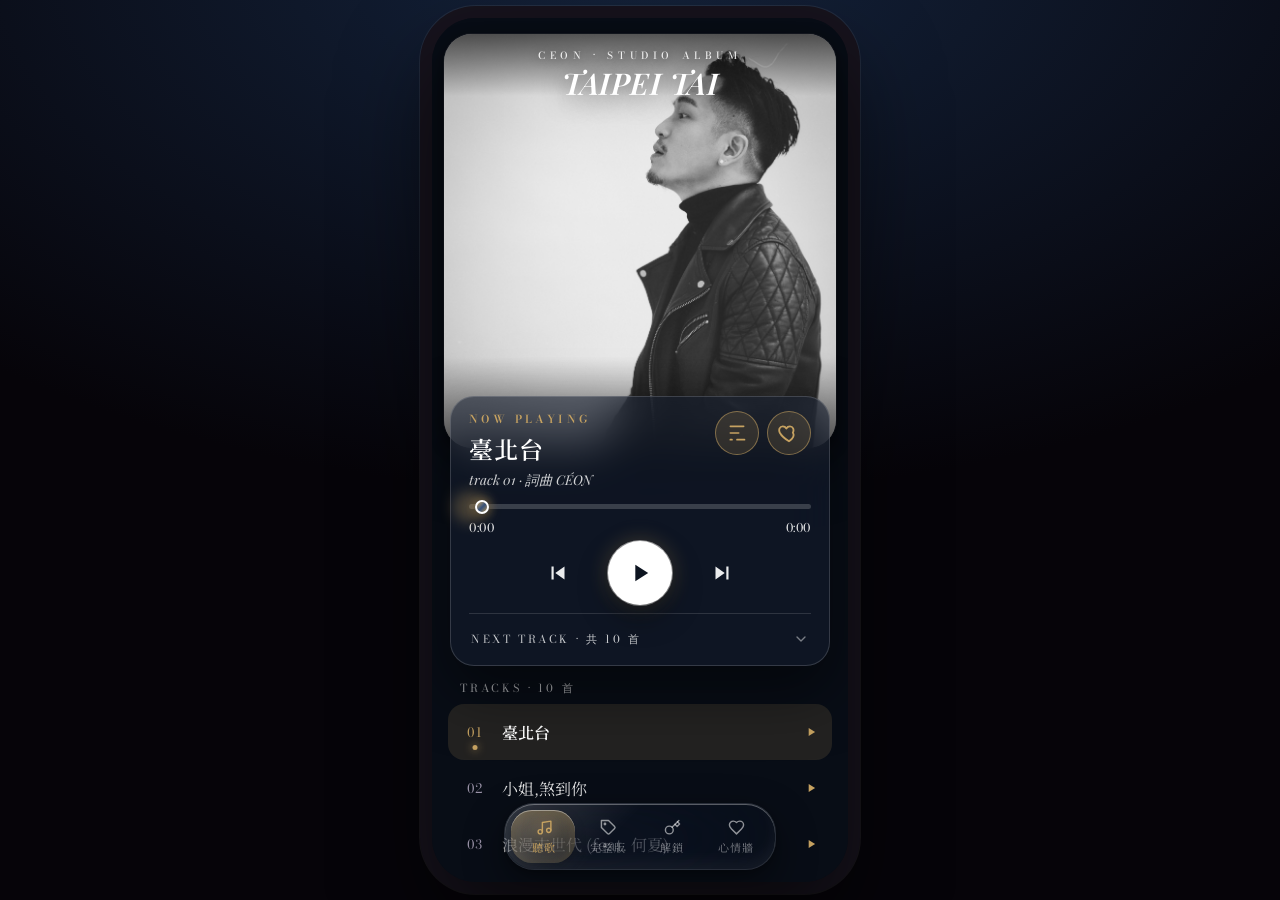
<file: player.html>
<!DOCTYPE html>
<html lang="zh-Hant">
<head>
<meta charset="utf-8">
<!-- iPhone 鐵則：viewport-fit=cover 必須有，安全區才會生效 -->
<meta name="viewport" content="width=device-width, initial-scale=1, viewport-fit=cover">
<!-- PWA / iPhone 加入主畫面 -->
<meta name="apple-mobile-web-app-capable" content="yes">
<meta name="mobile-web-app-capable" content="yes">
<meta name="apple-mobile-web-app-status-bar-style" content="black-translucent">
<!-- theme-color 由 app.js 依 ALBUM_CONFIG.theme.themeColor 覆寫 -->
<meta name="theme-color" content="#0d0a12">
<!-- 標題與 icon 由 app.js 從 config 填入 -->
<title>Album App</title>
<link id="apple-touch-icon" rel="apple-touch-icon" href="assets/images/cover.png">

<!-- 字體（想換字體就改這行 + styles.css 的 --font-* 變數） -->
<link rel="preconnect" href="https://fonts.googleapis.com">
<link rel="preconnect" href="https://fonts.gstatic.com" crossorigin>
<link href="https://fonts.googleapis.com/css2?family=Bodoni+Moda:ital,wght@0,400..900;1,400..900&family=Playfair+Display:ital,wght@0,400..900;1,400..900&family=Noto+Serif+TC:wght@400;600;700&family=Noto+Sans+TC:wght@400;500&display=swap" rel="stylesheet">

<link rel="stylesheet" href="styles.css">
<!-- iphone-frame-live-tuner 合約疊加層（讓 preview.html 可即時微調） -->
<link rel="stylesheet" href="tune.css">
</head>
<body>
<div id="stage">

  <!-- ================= PLAYER（聽歌）================= -->
  <section id="screen-player" class="screen active">
    <div class="player-fold">

      <!-- 封面（換圖：album-config.js → coverImage） -->
      <div class="cover-card" id="cover-card">
        <img id="cover-img" src="" alt="">
        <div class="cover-shade"></div>
        <div class="cover-titles">
          <div class="cover-eyebrow" id="cover-eyebrow"></div>
          <div class="cover-title-en" id="cover-title-en"></div>
        </div>
      </div>

      <!-- Now Playing 毛玻璃卡片 -->
      <div class="np-card">
        <div class="np-head">
          <div style="flex:1;min-width:0">
            <div class="np-label" id="np-label"></div>
            <div class="np-title" id="np-title">—</div>
            <div class="np-sub" id="np-sub"></div>
          </div>
          <div class="np-actions">
            <!-- 歌詞按鈕（這首歌沒歌詞時 app.js 會自動隱藏） -->
            <button class="icon-round" id="btn-lyrics" title="歌詞">
              <svg width="20" height="20" viewBox="0 0 24 24" fill="none" stroke="currentColor" stroke-width="2" stroke-linecap="round" stroke-linejoin="round"><path d="M12 20h9"/><path d="M4 20h2"/><path d="M4 4h16"/><path d="M4 12h10"/></svg>
            </button>
            <!-- 心動收藏 -->
            <button class="icon-round" id="btn-heart" title="收藏這一刻">
              <svg width="22" height="22" viewBox="0 0 24 24" fill="none" stroke="currentColor" stroke-width="2" stroke-linejoin="round"><path d="M12 21s-7.5-4.6-10-9.3C.3 8.3 1.9 4.8 5.2 4.8c2 0 3.3 1.2 3.9 2.2.6-1 1.9-2.2 3.9-2.2 3.3 0 4.9 3.5 3.2 6.9C19.5 16.4 12 21 12 21z"/></svg>
            </button>
          </div>
        </div>

        <!-- 進度條（可點、可拖曳） -->
        <div class="prog" id="prog">
          <div class="prog-fill" id="prog-fill"></div>
          <div class="prog-glow" id="prog-glow"></div>
          <div class="prog-dot" id="prog-dot"></div>
        </div>
        <div class="np-times"><span id="t-cur">0:00</span><span id="t-dur">0:00</span></div>

        <!-- 控制鍵 -->
        <div class="np-controls">
          <button class="btn-ghost" id="btn-prev" title="上一首">
            <svg width="24" height="24" viewBox="0 0 24 24" fill="currentColor"><path d="M6 6h2v12H6zm3.5 6 8.5 6V6z"/></svg>
          </button>
          <button class="btn-play" id="btn-play" title="播放 / 暫停">
            <svg width="23" height="23" viewBox="0 0 24 24"><path id="play-icon-path" d="M8 5v14l11-7z"/></svg>
          </button>
          <button class="btn-ghost" id="btn-next" title="下一首">
            <svg width="24" height="24" viewBox="0 0 24 24" fill="currentColor"><path d="M6 18l8.5-6L6 6v12zM16 6v12h2V6h-2z"/></svg>
          </button>
        </div>

        <!-- Next Scene → 打開 Bottom Sheet 曲目表 -->
        <div class="np-next" id="btn-open-sheet">
          <span id="next-scene-label"></span>
          <svg width="16" height="16" viewBox="0 0 24 24" fill="none" stroke="rgba(255,255,255,.45)" stroke-width="2" stroke-linecap="round" stroke-linejoin="round"><polyline points="6 9 12 15 18 9"/></svg>
        </div>
      </div>
    </div>

    <!-- 完整曲目列表（app.js 依 config.tracks 產生） -->
    <div class="tracklist-block">
      <div class="tracklist-caption" id="tracklist-caption"></div>
      <div id="tracklist"></div>
    </div>
  </section>

  <!-- ================= PURCHASE（付費解鎖）================= -->
  <section id="screen-purchase" class="screen screen-sub">
    <div class="page-titles">
      <div class="page-title-en" id="purchase-title-en"></div>
      <div class="page-title-tc" id="purchase-title-tc"></div>
      <div class="page-note" id="purchase-note"></div>
    </div>
    <!-- 方案卡（app.js 依 config.payment 產生） -->
    <div class="plans" id="plans"></div>
    <div class="cta-block">
      <button class="btn-primary" id="btn-checkout"></button>
      <button class="btn-outline" id="btn-goto-unlock">已經購買？輸入兌換碼</button>
    </div>
  </section>

  <!-- ================= UNLOCK（秘密 · 兌換）================= -->
  <section id="screen-unlock" class="screen screen-sub">
    <div class="page-titles">
      <div class="page-title-en" id="unlock-title-en"></div>
      <div class="page-title-tc" id="unlock-subtitle" style="font-size:14px;color:rgba(255,255,255,.6);letter-spacing:3px"></div>
    </div>

    <!-- 未解鎖：email + code 表單 -->
    <div id="unlock-form-view">
      <div style="text-align:center;padding:26px 28px 0">
        <div class="unlock-lock-badge">
          <svg width="26" height="26" viewBox="0 0 24 24" fill="none" stroke="currentColor" stroke-width="2" stroke-linecap="round" stroke-linejoin="round"><rect x="3" y="11" width="18" height="11" rx="2"/><path d="M7 11V7a5 5 0 0 1 9.9-1"/></svg>
        </div>
        <div class="page-note" style="margin-top:0;padding:0 10px">購買後兌換碼會寄到信箱，請用「購買時的 email」解鎖完整專輯</div>
      </div>
      <div class="form-block">
        <label class="form-label" for="in-email">EMAIL</label>
        <input class="form-input" id="in-email" type="email" placeholder="you@example.com" autocomplete="email">
        <label class="form-label" for="in-code">兌換碼 · CODE</label>
        <input class="form-input" id="in-code" type="text" placeholder="" autocomplete="off" style="margin-bottom:22px">
        <button class="btn-primary" id="btn-redeem">解鎖</button>
        <div class="form-hint" id="btn-goto-purchase">還沒購買？<b>看方案 →</b></div>
      </div>
    </div>

    <!-- 已解鎖 -->
    <div id="unlock-done-view" class="hidden">
      <div class="unlocked-card">
        <div class="unlocked-check">
          <svg width="26" height="26" viewBox="0 0 24 24" fill="none" stroke="#fff" stroke-width="2.4" stroke-linecap="round" stroke-linejoin="round"><polyline points="20 6 9 17 4 12"/></svg>
        </div>
        <div class="unlocked-eyebrow">FULL ALBUM UNLOCKED</div>
        <div class="unlocked-title" id="unlocked-title"></div>
        <div class="page-note" id="unlocked-desc" style="margin-top:8px"></div>
        <div class="unlocked-actions">
          <button class="btn-chip" id="btn-goto-player">前往聽歌 →</button>
          <a class="btn-chip grad hidden" id="btn-wav" target="_blank" rel="noopener">
            <svg width="15" height="15" viewBox="0 0 24 24" fill="none" stroke="#fff" stroke-width="2.2" stroke-linecap="round" stroke-linejoin="round"><path d="M21 15v4a2 2 0 0 1-2 2H5a2 2 0 0 1-2-2v-4"/><polyline points="7 10 12 15 17 10"/><line x1="12" y1="15" x2="12" y2="3"/></svg>
            下載 WAV 無損 ↗
          </a>
        </div>
        <div class="unlocked-note" id="unlocked-plan-note"></div>
        <div class="unlocked-reset" id="btn-reset-unlock">重設解鎖（測試用）</div>
      </div>
    </div>
  </section>

  <!-- ================= MOOD WALL（心情牆）================= -->
  <section id="screen-mood" class="screen screen-sub">
    <div class="page-titles">
      <div style="font-family:var(--font-label);font-weight:700;font-size:23px;letter-spacing:3px" id="mood-heading"></div>
      <div class="page-title-tc" id="mood-subheading" style="font-size:13px;color:rgba(255,255,255,.65);margin-top:12px;letter-spacing:1px;line-height:1.7"></div>
      <div style="font-family:var(--font-label);font-size:10px;letter-spacing:3px;color:var(--primary);margin-top:7px;text-transform:uppercase" id="mood-eyebrow"></div>
    </div>
    <div class="mood-count">今晚有 <b id="mood-count">0</b> 個人，把秘密留在這裡。</div>
    <div class="mood-form">
      <input class="form-input" id="mood-name" type="text" placeholder="你的暱稱" maxlength="16" autocomplete="off">
      <div class="mood-tags" id="mood-tags"></div>
      <textarea class="mood-textarea" id="mood-text" maxlength="80" placeholder="現在聽這首歌，你想留下什麼心情？"></textarea>
      <div class="mood-chars"><span id="mood-chars">0</span> / 80</div>
      <div class="mood-err hidden" id="mood-err">先寫下一點心情吧。</div>
      <button class="btn-primary mood-submit" id="btn-mood-submit">留下心情</button>
    </div>
    <div class="mood-notes" id="mood-notes"></div>
  </section>

  <!-- ================= BOTTOM SHEET（曲目表，可拖曳關閉）================= -->
  <div id="sheet-backdrop" class="hidden"></div>
  <div id="sheet" class="hidden">
    <div class="sheet-grabber" id="sheet-grabber"></div>
    <div class="sheet-head">
      <div>
        <div class="sheet-eyebrow">Track List</div>
        <div class="sheet-title" id="sheet-title"></div>
      </div>
      <button class="sheet-close" id="btn-close-sheet">
        <svg width="18" height="18" viewBox="0 0 24 24" fill="none" stroke="currentColor" stroke-width="2" stroke-linecap="round"><line x1="6" y1="6" x2="18" y2="18"/><line x1="18" y1="6" x2="6" y2="18"/></svg>
      </button>
    </div>
    <div class="sheet-list" id="sheet-list"></div>
  </div>

  <!-- ================= LYRICS OVERLAY ================= -->
  <div id="lyrics-overlay" class="hidden">
    <div class="lyrics-head">
      <div>
        <div class="sheet-eyebrow" id="lyrics-eyebrow">Lyrics</div>
        <div class="sheet-title" id="lyrics-title"></div>
      </div>
      <button class="sheet-close" id="btn-close-lyrics">
        <svg width="18" height="18" viewBox="0 0 24 24" fill="none" stroke="currentColor" stroke-width="2" stroke-linecap="round"><line x1="6" y1="6" x2="18" y2="18"/><line x1="18" y1="6" x2="6" y2="18"/></svg>
      </button>
    </div>
    <div class="lyrics-body" id="lyrics-body"></div>
  </div>

  <!-- ================= FLOATING ISLAND NAV ================= -->
  <nav id="nav-wrap">
    <div id="nav">
      <div id="nav-ind"></div>
      <button class="navbtn active" data-screen="player">
        <span class="navico"><svg width="17" height="17" viewBox="0 0 24 24" fill="none" stroke="currentColor" stroke-width="2" stroke-linecap="round" stroke-linejoin="round"><path d="M9 18V5l12-2v13"/><circle cx="6" cy="18" r="3"/><circle cx="18" cy="16" r="3"/></svg></span>
        <span class="navlbl"></span>
      </button>
      <button class="navbtn" data-screen="purchase">
        <span class="navico"><svg width="17" height="17" viewBox="0 0 24 24" fill="none" stroke="currentColor" stroke-width="2" stroke-linecap="round" stroke-linejoin="round"><path d="M20.59 13.41 13.42 20.6a2 2 0 0 1-2.83 0L2 12V2h10l8.59 8.59a2 2 0 0 1 0 2.82Z"/><circle cx="7" cy="7" r="1"/></svg></span>
        <span class="navlbl"></span>
      </button>
      <button class="navbtn" data-screen="unlock">
        <span class="navico"><svg width="17" height="17" viewBox="0 0 24 24" fill="none" stroke="currentColor" stroke-width="2" stroke-linecap="round" stroke-linejoin="round"><circle cx="7.5" cy="15.5" r="5.5"/><path d="m21 2-9.6 9.6"/><path d="m15.5 7.5 3 3L22 7l-3-3"/></svg></span>
        <span class="navlbl"></span>
      </button>
      <button class="navbtn" data-screen="mood">
        <span class="navico"><svg width="17" height="17" viewBox="0 0 24 24" fill="none" stroke="currentColor" stroke-width="2" stroke-linecap="round" stroke-linejoin="round"><path d="M19 14c1.49-1.46 3-3.21 3-5.5A5.5 5.5 0 0 0 16.5 3c-1.76 0-3 .5-4.5 2-1.5-1.5-2.74-2-4.5-2A5.5 5.5 0 0 0 2 8.5c0 2.29 1.49 4.04 3 5.5l7 7Z"/></svg></span>
        <span class="navlbl"></span>
      </button>
    </div>
  </nav>

  <!-- TOAST + 特效層 -->
  <div id="toast"></div>
  <div id="fx-layer"></div>

</div>

<!-- 專輯資料（換專輯只改這個檔）→ 再載入引擎 -->
<script src="album-config.js?v=3"></script>
<script src="app.js?v=3"></script>
</body>
</html>
</file>
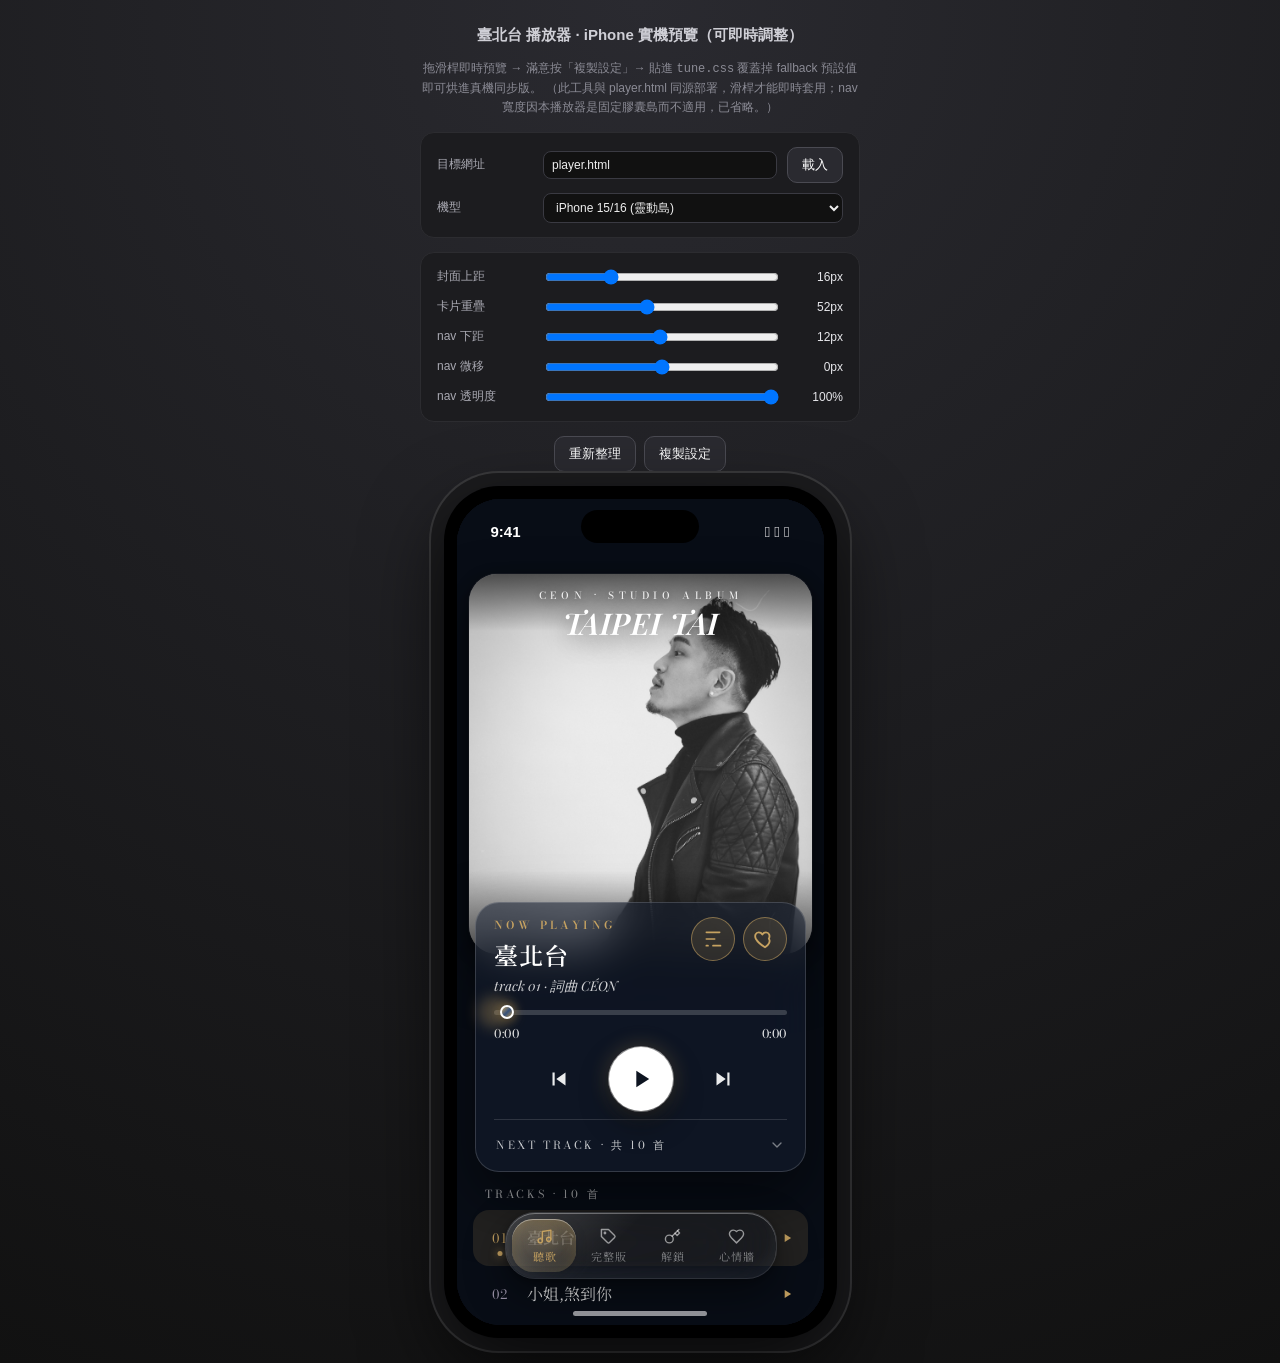
<file: preview.html>
<!DOCTYPE html><html lang="zh-TW"><head><meta charset="utf-8">
<meta name="viewport" content="width=device-width,initial-scale=1">
<title>臺北台 播放器 · iPhone 實機預覽（可調）</title>
<style>
*{box-sizing:border-box}
body{margin:0;min-height:100vh;background:radial-gradient(circle at 50% 0%,#2a2a30,#111);
  display:flex;flex-direction:column;align-items:center;gap:14px;padding:26px 12px;
  font-family:-apple-system,"PingFang TC",sans-serif;color:#cfcfd6}
h1{font-size:15px;font-weight:600;margin:0}
.hint{font-size:12px;color:#8b8b95;text-align:center;max-width:440px;line-height:1.6}
.controls{display:flex;flex-direction:column;gap:10px;width:100%;max-width:440px;
  background:#1c1c1f;border:1px solid #2c2c30;border-radius:14px;padding:14px 16px}
.controlRow{display:flex;align-items:center;gap:10px}
.controlRow label{font-size:12px;color:#a9a9b2;width:96px;flex:none}
.controlRow input[type=range]{flex:1}
.controlRow .val{font-size:12px;color:#e6e6ea;width:52px;text-align:right;flex:none}
.controlRow input[type=text],.controlRow select{flex:1;background:#111;color:#eee;
  border:1px solid #3a3a42;border-radius:8px;padding:6px 8px;font-size:12px}
.row{display:flex;gap:8px;flex-wrap:wrap;justify-content:center}
button{padding:8px 14px;border-radius:10px;border:1px solid #4a4a52;background:#2a2a30;
  color:#fff;font-size:13px;cursor:pointer}
button:hover{background:#3a3a42}
.device{position:relative;flex:none;border-radius:55px;background:#000;
  box-shadow:0 30px 80px rgba(0,0,0,.7),0 0 0 13px #1c1c1e,0 0 0 15px #3a3a3c}
.screen{position:absolute;inset:13px;border-radius:44px;overflow:hidden;background:#0d0a12}
.screen iframe{width:100%;height:100%;border:0;display:block;background:#0d0a12}
.island{position:absolute;left:50%;transform:translateX(-50%);background:#000;
  border-radius:20px;z-index:20;pointer-events:none}
.statusbar{position:absolute;left:13px;right:13px;height:44px;z-index:19;pointer-events:none;
  display:flex;justify-content:space-between;align-items:center;padding:0 34px;
  color:#fff;font-size:15px;font-weight:600;font-family:-apple-system,sans-serif}
.home{position:absolute;bottom:22px;left:50%;transform:translateX(-50%);
  width:134px;height:5px;border-radius:3px;background:rgba(255,255,255,.55);
  z-index:20;pointer-events:none}
</style></head><body>
<h1>臺北台 播放器 · iPhone 實機預覽（可即時調整）</h1>
<div class="hint">拖滑桿即時預覽 → 滿意按「複製設定」→ 貼進 <code>tune.css</code> 覆蓋掉 fallback 預設值即可烘進真機同步版。
  （此工具與 player.html 同源部署，滑桿才能即時套用；nav 寬度因本播放器是固定膠囊島而不適用，已省略。）</div>

<div class="controls">
  <div class="controlRow">
    <label>目標網址</label>
    <input type="text" id="src" value="player.html">
    <button onclick="loadSrc()">載入</button>
  </div>
  <div class="controlRow">
    <label>機型</label>
    <select id="dev" onchange="setDevice(this.value)"></select>
  </div>
</div>

<div class="controls" id="sliders"></div>

<div class="row">
  <button onclick="reload()">重新整理</button>
  <button onclick="copyConfig()">複製設定</button>
</div>
<textarea id="out" style="position:absolute;left:-9999px"></textarea>

<div class="device" id="device">
  <div class="statusbar"><span>9:41</span><span>&#xF0009 &#xF06E8 &#xF02A6</span></div>
  <div class="island" id="island"></div>
  <div class="screen"><iframe id="f"></iframe></div>
  <div class="home" id="home"></div>
</div>

<script>
/* ---- 1. 裝置預設：數字全部來自 DEVICE_PRESETS.md ---- */
var DEVICES = [
  {id:'iphone15',    name:'iPhone 15/16 (靈動島)',    w:393, h:852, top:59, bottom:34, island:true},
  {id:'iphone15plus',name:'iPhone 15/16 Plus/Pro Max',w:430, h:932, top:59, bottom:34, island:true},
  {id:'iphone14',    name:'iPhone 12/13/14',          w:390, h:844, top:47, bottom:34, island:false},
  {id:'iphone14plus',name:'iPhone 14 Plus',           w:428, h:926, top:47, bottom:34, island:false},
  {id:'mini',        name:'iPhone 12/13 mini',        w:375, h:812, top:50, bottom:34, island:false},
  {id:'se',          name:'iPhone SE (無瀏海)',        w:375, h:667, top:20, bottom:0,  island:false}
];

/* ---- 2. 可調滑桿：每筆對應一個 --pv-* 變數（見 tune.css / PLAYER_CSS_CONTRACT.md）
       ★ 本播放器 nav 是固定膠囊島（有 64px 步進指示器），nav 寬度不適用，故省略。 ---- */
var SLIDERS = [
  {key:'--pv-cover-top',    label:'封面上距',    min:0,  max:60,  step:1, def:16,  unit:'px'},
  {key:'--pv-card-overlap', label:'卡片重疊',    min:0,  max:120, step:1, def:52,  unit:'px'},
  {key:'--pv-nav-bottom',   label:'nav 下距',    min:-34,max:60,  step:1, def:12,  unit:'px'},
  {key:'--pv-nav-shift-y',  label:'nav 微移',    min:-40,max:40,  step:1, def:0,   unit:'px'},
  {key:'--pv-nav-opacity',  label:'nav 透明度',  min:0,  max:100, step:1, def:100, unit:'%'}
];

var f=document.getElementById('f');
var state={};

function buildDeviceSelect(){
  var sel=document.getElementById('dev');
  DEVICES.forEach(function(d){
    var o=document.createElement('option'); o.value=d.id; o.textContent=d.name;
    sel.appendChild(o);
  });
  sel.value=DEVICES[0].id;
}

function setDevice(id){
  var d=DEVICES.filter(function(x){return x.id===id;})[0]||DEVICES[0];
  var dev=document.getElementById('device');
  dev.style.width=d.w+'px'; dev.style.height=d.h+'px';
  var isl=document.getElementById('island');
  if(d.island){ isl.style.display='block'; isl.style.top='24px'; isl.style.width='118px'; isl.style.height='33px'; isl.style.borderRadius='20px'; }
  else if(d.top>0){ isl.style.display='block'; isl.style.top='16px'; isl.style.width='164px'; isl.style.height='30px'; isl.style.borderRadius='18px'; }
  else { isl.style.display='none'; }
  document.querySelector('.statusbar').style.top=(d.island?24:16)+'px';
  document.getElementById('home').style.display = d.bottom>0 ? 'block' : 'none';
  window.__SAT=d.top+'px'; window.__SAB=d.bottom+'px';
  applySafeArea();
}

function buildSliders(){
  var wrap=document.getElementById('sliders');
  SLIDERS.forEach(function(s){
    state[s.key]=s.def;
    var row=document.createElement('div'); row.className='controlRow';
    var lab=document.createElement('label'); lab.textContent=s.label;
    var input=document.createElement('input'); input.type='range';
    input.min=s.min; input.max=s.max; input.step=s.step; input.value=s.def;
    var val=document.createElement('div'); val.className='val'; val.textContent=s.def+s.unit;
    input.addEventListener('input',function(){
      state[s.key]=Number(input.value);
      val.textContent=input.value+s.unit;
      applyVars();
    });
    row.appendChild(lab); row.appendChild(input); row.appendChild(val);
    wrap.appendChild(row);
  });
}

function cssVal(key,num){
  var unit = SLIDERS.filter(function(s){return s.key===key;})[0].unit;
  if(unit==='%' && key==='--pv-nav-opacity') return (num/100);
  return num+unit;
}

function applyVars(){
  try{
    var root=f.contentDocument&&f.contentDocument.documentElement;
    if(!root) return;
    SLIDERS.forEach(function(s){
      root.style.setProperty(s.key, cssVal(s.key, state[s.key]));
    });
  }catch(e){/* iframe 未載入或跨源 */}
}

function applySafeArea(){
  try{
    var root=f.contentDocument&&f.contentDocument.documentElement;
    if(!root) return;
    if(window.__SAT) root.style.setProperty('--sat', window.__SAT);
    if(window.__SAB) root.style.setProperty('--sab', window.__SAB);
  }catch(e){}
}

function applyAll(){ applyVars(); applySafeArea(); }

function loadSrc(){
  var v=document.getElementById('src').value.trim();
  if(!v) return;
  f.src=v;
}
function reload(){ f.src=f.src.split('?')[0]+'?'+Date.now(); }

function copyConfig(){
  var lines=SLIDERS.map(function(s){
    return '  '+s.key+': '+cssVal(s.key,state[s.key])+';';
  });
  var css=':root{\n'+lines.join('\n')+'\n}';
  var ta=document.getElementById('out');
  ta.value=css; ta.style.left='0'; ta.select();
  try{ document.execCommand&&document.execCommand('copy'); }catch(e){}
  ta.style.left='-9999px';
  alert('已複製設定（貼進 tune.css 的 :root 覆蓋 fallback）：\n\n'+css);
}

f.addEventListener('load', applyAll);
setInterval(applyAll, 400);

buildDeviceSelect();
buildSliders();
setDevice(DEVICES[0].id);
loadSrc();
</script>
</body></html>
</file>
<file: styles.css>
/* =====================================================================
 * ALBUM APP TEMPLATE — styles.css
 * =====================================================================
 * 不含專輯專屬資料。所有顏色透過 CSS 變數（由 app.js 從
 * ALBUM_CONFIG.theme 注入），換專輯不需要改這個檔案。
 *
 * iPhone 鐵則（來自實測，違反任何一條 iPhone Safari 就會壞）：
 *   1. 每個 backdrop-filter 都「同時」有 -webkit-backdrop-filter
 *   2. 安全區：env(safe-area-inset-top / bottom)
 *   3. 高度：100vh 後面補 100dvh
 *   4. viewport meta 必須有 viewport-fit=cover（在 index.html）
 * ===================================================================== */

:root {
  /* 預設值 = Secret Lover 主題；app.js 會用 ALBUM_CONFIG.theme 覆寫 */
  --bg: #0d0a12;
  --bg-top: #1c1426;
  --surface: rgba(22, 16, 28, .55);
  --primary: #f29bc2;
  --secondary: #c9b0ec;
  --accent: #afc7f6;
  --text: #ffffff;
  --muted: rgba(255, 255, 255, .62);
  /* app.js 會把 primary 換算成 r,g,b 填進來，供 rgba() 使用 */
  --primary-rgb: 242, 155, 194;
  --grad: linear-gradient(135deg, var(--primary), var(--secondary) 52%, var(--accent));
  --font-display: 'Playfair Display', serif;   /* 英文斜體大標 */
  --font-label: 'Bodoni Moda', serif;          /* 小型全大寫 label / 數字 */
  --font-serif-tc: 'Noto Serif TC', serif;     /* 中文標題 */
  --font-sans-tc: 'Noto Sans TC', sans-serif;  /* 中文內文 */
}

* { margin: 0; padding: 0; box-sizing: border-box; -webkit-tap-highlight-color: transparent; }

html, body {
  height: 100vh;
  height: 100dvh; /* iPhone：dvh 蓋掉 vh */
  overflow: hidden;
  background: var(--bg);
  color: var(--text);
  font-family: var(--font-sans-tc);
  -webkit-font-smoothing: antialiased;
}

/* ---- 舞台：手機滿版；桌機置中成手機比例 --------------------------- */
#stage {
  position: relative;
  width: 100%;
  height: 100vh;
  height: 100dvh;
  margin: 0 auto;
  overflow: hidden;
  background: var(--bg);
}
/* 手機（<520px）：不要用 vh/dvh 算高度，直接 fixed 釘滿整個視窗。
   iOS Safari 網址列收合/展開時 dvh 會跟實際可視區對不上，造成底部黑 bar、
   浮動 nav 浮到半空中。fixed + inset:0 永遠貼齊真正的畫面四邊
   （參照《手機底部黑bar-解法小抄》：手機版鋪滿、不留假外框）。 */
@media (max-width: 519.98px) {
  /* --vvh 由 app.js 用 visualViewport 即時量測（真正看得到的高度），
     iOS Safari / PWA 對 dvh、fixed 的回報不一致時仍然正確貼底 */
  #stage { position: fixed; top: 0; left: 0; right: 0;
           height: 100dvh; height: var(--vvh, 100dvh); }
}
@media (min-width: 520px) {
  body { display: flex; align-items: center; justify-content: center;
         background: radial-gradient(130% 100% at 50% -5%, var(--bg-top), #060409 60%); }
  #stage { width: 416px; height: min(870px, 96vh); border-radius: 44px;
           box-shadow: 0 44px 90px rgba(0,0,0,.6), 0 0 0 12px #17131d, 0 0 0 13px rgba(255,255,255,.07); }
}

/* ---- 分頁 screen ---------------------------------------------------- */
.screen { position: absolute; inset: 0; display: none; overflow-y: auto;
          -webkit-overflow-scrolling: touch; }
.screen.active { display: block; }
.screen-sub { background: radial-gradient(120% 60% at 50% 0%, var(--bg-top), var(--bg) 70%);
              padding: 62px 0 calc(96px + env(safe-area-inset-bottom)); }

/* =====================================================================
 * PLAYER
 * =================================================================== */
#screen-player { background: var(--bg); }
/* fold 不再撐滿 100% 視窗：曲目清單直接接在 NP 卡下面、一路貼到底 */
.player-fold { display: flex; flex-direction: column; }

/* 封面：圓角長方形 + 上方留白（DESIGN LOCK：不要改成貼頂滿版） */
.cover-card {
  position: relative; flex: none; overflow: hidden;
  height: 46vh;              /* fallback */
  height: min(46dvh, 430px); /* iPhone：dvh 蓋掉 vh */
  min-height: 240px;
  margin: calc(16px + env(safe-area-inset-top)) 12px 0;
  border-radius: 28px;
  box-shadow: 0 22px 50px rgba(0,0,0,.58), 0 5px 16px rgba(0,0,0,.42), 0 0 0 1px rgba(255,255,255,.06);
}
.cover-card img, .cover-card video {
  position: absolute; inset: 0; width: 100%; height: 100%;
  object-fit: cover; object-position: center 42%;
  transform-origin: center 45%;
  animation: breathe 7s ease-in-out infinite;
  animation-play-state: paused; /* 播放時 app.js 切成 running（呼吸動畫） */
}
.cover-card.playing img, .cover-card.playing video { animation-play-state: running; }
/* 有設定 coverVideo 時，影片顯示、圖片當作影片載入前的 poster 用途隱藏 */
.cover-card video { display: none; }
.cover-card.has-video video { display: block; }
.cover-card.has-video img { display: none; }
.cover-shade {
  position: absolute; inset: 0;
  background: linear-gradient(180deg, rgba(0,0,0,.6) 0%, rgba(0,0,0,.33) 7%,
              transparent 15%, transparent 78%, rgba(0,0,0,.3) 91%, rgba(0,0,0,.51) 100%);
}
.cover-titles { position: absolute; top: 0; left: 0; right: 0; padding: 14px 24px 0;
                text-align: center; z-index: 2; }
.cover-eyebrow { font-family: var(--font-label); font-weight: 500; font-size: 9px;
                 letter-spacing: 4.5px; color: rgba(255,255,255,.85);
                 text-transform: uppercase; text-shadow: 0 1px 8px rgba(0,0,0,.5); }
.cover-title-en { font-family: var(--font-display); font-style: italic; font-weight: 600;
                  font-size: 28px; letter-spacing: .5px; line-height: 1; margin-top: 5px;
                  text-shadow: 0 3px 20px rgba(0,0,0,.6); }

/* Now Playing：毛玻璃卡片，往上疊在封面（DESIGN LOCK） */
.np-card {
  position: relative; z-index: 3;
  margin: -52px 18px 0; /* 底部不留死空隙，曲目清單直接貼上來 */
  padding: 12px 18px 4px;
  background: var(--surface);
  backdrop-filter: blur(22px);
  -webkit-backdrop-filter: blur(22px); /* iPhone 必要 */
  border: 1px solid rgba(255,255,255,.14);
  border-radius: 24px;
  box-shadow: 0 24px 60px rgba(0,0,0,.5);
}
.np-head { display: flex; justify-content: space-between; align-items: flex-start; }
.np-label { font-family: var(--font-label); font-size: 9px; letter-spacing: 4px;
            color: var(--primary); text-transform: uppercase; }
.np-title { font-family: var(--font-serif-tc); font-size: 22px; font-weight: 600;
            margin-top: 3px; letter-spacing: 1.5px;
            white-space: nowrap; overflow: hidden; text-overflow: ellipsis; }
.np-sub { font-family: var(--font-display); font-style: italic; font-size: 13px;
          color: rgba(255,255,255,.7); margin-top: 4px;
          white-space: nowrap; overflow: hidden; text-overflow: ellipsis; }
.np-actions { display: flex; gap: 8px; margin-left: 12px; flex: none; }
.icon-round {
  position: relative; width: 44px; height: 44px; border-radius: 50%;
  background: rgba(var(--primary-rgb), .12); border: 1px solid rgba(var(--primary-rgb), .45);
  display: flex; align-items: center; justify-content: center; cursor: pointer; color: var(--primary);
}
.icon-round:active { transform: scale(.92); }
.icon-round.liked svg { animation: bounce .5s ease; }

/* 進度條 */
.prog { position: relative; height: 4px; border-radius: 4px;
        background: rgba(255,255,255,.18); cursor: pointer; margin-top: 12px;
        touch-action: none; }
.prog-fill { position: absolute; left: 0; top: 0; height: 100%; border-radius: 4px;
             width: 0%; background: var(--grad); }
.prog-glow { position: absolute; top: 50%; left: 0%; transform: translate(-50%, -50%);
             width: 32px; height: 32px; border-radius: 50%;
             background: rgba(var(--primary-rgb), .9); filter: blur(7px); opacity: .34;
             pointer-events: none; }
.prog-glow.pulsing { animation: dotPulse 2.4s ease-in-out infinite; }
.prog-dot { position: absolute; top: 50%; left: 0%; transform: translate(-50%, -50%);
            width: 26px; height: 26px; border-radius: 50%; z-index: 1;
            background: var(--grad); border: 2px solid #fff;
            display: flex; align-items: center; justify-content: center;
            font-family: var(--font-serif-tc); font-size: 12px; font-weight: 600; color: #fff;
            box-shadow: 0 2px 10px rgba(0,0,0,.4), 0 0 12px rgba(var(--primary-rgb), .9); }
.prog-dot:empty { width: 14px; height: 14px; } /* 沒設定角色標籤時退回小圓點 */
.np-times { display: flex; justify-content: space-between; margin-top: 9px;
            font-family: var(--font-label); font-size: 11px; letter-spacing: 1px;
            color: rgba(255,255,255,.55); }

/* 控制鍵 */
.np-controls { display: flex; align-items: center; justify-content: center;
               gap: 28px; margin-top: 2px; }
.btn-ghost { background: none; border: none; cursor: pointer; padding: 6px;
             color: rgba(255,255,255,.85); }
.btn-ghost:active { transform: scale(.9); }
.btn-play {
  width: 46px; height: 46px; border-radius: 50%; border: none; cursor: pointer;
  background: rgba(255,255,255,.85);
  backdrop-filter: blur(4px);
  -webkit-backdrop-filter: blur(4px);
  display: flex; align-items: center; justify-content: center;
  box-shadow: 0 10px 30px rgba(120,90,160,.45),
              inset 0 1px 10px rgba(var(--primary-rgb), .55),
              inset 0 0 0 1px rgba(255,255,255,.55);
}
.btn-play:active { transform: scale(.94); }
.btn-play svg { fill: #2c1f3a; }

/* Next Scene（打開 Bottom Sheet） */
.np-next { display: flex; align-items: center; justify-content: space-between;
           border-top: 1px solid rgba(255,255,255,.10); margin-top: 6px;
           padding: 6px 2px 2px; cursor: pointer; }
.np-next span { font-family: var(--font-label); font-size: 10px; letter-spacing: 3px;
                color: rgba(255,255,255,.6); text-transform: uppercase; }

/* 曲目列表（fold 之下） */
.tracklist-block { background: var(--bg);
                   /* 曲目清單直接接在 NP 卡下方、貼到畫面底；
                      底部 padding 預留浮動 nav + home indicator 的高度，
                      捲到最底時最後一首不會被 nav 蓋住。 */
                   margin-top: 14px;
                   padding: 0 16px calc(96px + env(safe-area-inset-bottom)); }
.tracklist-caption { font-family: var(--font-label); font-size: 10px; letter-spacing: 3px;
                     color: rgba(255,255,255,.5); text-transform: uppercase; padding: 0 12px 8px; }
.track-row { display: flex; align-items: center; gap: 13px; padding: 10px 12px;
             border-radius: 14px; cursor: pointer; }
.track-row:active { background: rgba(255,255,255,.05); }
.track-row.current { background: rgba(var(--primary-rgb), .10); }
.track-row.revealing { animation: reveal .5s ease both; }
.track-num { font-family: var(--font-label); font-size: 13px; width: 24px;
             text-align: center; color: #9a93a8; flex: none; }
.track-name { flex: 1; min-width: 0; font-family: var(--font-serif-tc); font-size: 16px;
              color: rgba(255,255,255,.82);
              white-space: nowrap; overflow: hidden; text-overflow: ellipsis; }
.track-row.current .track-num { color: var(--primary); }
.track-row.current .track-name { color: #fff; }
.track-row.locked .track-num { color: #5f5870; }
.track-row.locked .track-name { color: #7a7388; font-style: italic; letter-spacing: 1px; }
.track-dl { display: flex; align-items: center; justify-content: center;
            width: 34px; height: 34px; flex: none; border: none; border-radius: 10px;
            background: rgba(var(--primary-rgb), .12); cursor: pointer; color: var(--primary); }

/* =====================================================================
 * BOTTOM SHEET（曲目表：可滑動、iOS 拖曳把手關閉）
 * =================================================================== */
#sheet-backdrop { position: absolute; inset: 0; z-index: 60;
                  background: rgba(8,6,12,.55); animation: fadeIn .25s ease; }
#sheet {
  position: absolute; left: 0; right: 0; bottom: 0; z-index: 61; height: 84%;
  background: linear-gradient(180deg, var(--bg-top), var(--bg));
  border-radius: 26px 26px 0 0;
  border-top: 1px solid rgba(255,255,255,.12);
  display: flex; flex-direction: column;
  animation: slideUp .32s cubic-bezier(.22,.9,.3,1);
  touch-action: none; /* 拖曳關閉時避免頁面捲動打架 */
  will-change: transform;
}
#sheet.dragging { animation: none; transition: none; }
#sheet.snapping { transition: transform .28s cubic-bezier(.22,.9,.3,1); }
.sheet-grabber { width: 44px; height: 5px; border-radius: 3px;
                 background: rgba(255,255,255,.28); margin: 10px auto 0; flex: none; }
.sheet-head { padding: 8px 24px; display: flex; align-items: center;
              justify-content: space-between; flex: none; }
.sheet-eyebrow { font-family: var(--font-label); font-size: 10px; letter-spacing: 4px;
                 color: var(--primary); text-transform: uppercase; }
.sheet-title { font-family: var(--font-serif-tc); font-size: 15px; margin-top: 4px;
               letter-spacing: 2px; }
.sheet-close { width: 34px; height: 34px; border-radius: 50%;
               background: rgba(255,255,255,.08); border: none; color: #fff;
               cursor: pointer; display: flex; align-items: center; justify-content: center; }
.sheet-list { flex: 1; overflow-y: auto; -webkit-overflow-scrolling: touch;
              padding: 6px 14px calc(30px + env(safe-area-inset-bottom));
              touch-action: pan-y; }
.sheet-list .track-row { padding: 13px 14px; }

/* =====================================================================
 * LYRICS OVERLAY
 * =================================================================== */
#lyrics-overlay { position: absolute; inset: 0; z-index: 65;
                  background: rgba(10,7,14,.92);
                  backdrop-filter: blur(18px);
                  -webkit-backdrop-filter: blur(18px);
                  display: flex; flex-direction: column; animation: fadeIn .25s ease; }
.lyrics-head { flex: none; padding: calc(20px + env(safe-area-inset-top)) 24px 10px;
               display: flex; align-items: flex-start; justify-content: space-between; }
.lyrics-body { flex: 1; overflow-y: auto; -webkit-overflow-scrolling: touch;
               padding: 8px 30px calc(60px + env(safe-area-inset-bottom));
               font-family: var(--font-serif-tc); font-size: 16px; line-height: 2.2;
               color: rgba(255,255,255,.86); white-space: pre-wrap; text-align: center;
               letter-spacing: 1px; }
.lyrics-empty { color: var(--muted); font-size: 13px; padding-top: 60px; text-align: center; }

/* =====================================================================
 * PURCHASE（付費解鎖頁）
 * =================================================================== */
.page-titles { text-align: center; padding: 0 28px; }
.page-title-en { font-family: var(--font-display); font-style: italic; font-size: 27px; }
.page-title-tc { font-family: var(--font-serif-tc); font-size: 16px;
                 color: rgba(255,255,255,.85); letter-spacing: 2px; margin-top: 8px; }
.page-note { font-size: 12.5px; color: rgba(255,255,255,.5); margin-top: 12px; line-height: 1.75; }

.plans { padding: 28px 22px 0; display: flex; flex-direction: column; gap: 18px; }
.plan { position: relative; border-radius: 22px; padding: 24px 22px; cursor: pointer;
        background: rgba(255,255,255,.04); border: 1.5px solid rgba(255,255,255,.12); }
.plan.deluxe { background: rgba(var(--primary-rgb), .07);
               border-color: rgba(var(--primary-rgb), .45); }
.plan.selected { border-color: var(--primary); }
.plan-badge { position: absolute; top: -11px; right: 18px; background: var(--grad);
              color: #fff; font-family: var(--font-label); font-size: 10px;
              padding: 5px 12px; border-radius: 20px; letter-spacing: 2px; }
.plan-name { font-family: var(--font-serif-tc); font-size: 15px; letter-spacing: 1px; }
.plan-price { font-family: var(--font-label); font-size: 30px; font-weight: 700; margin-top: 4px; }
.plan-features { margin-top: 16px; display: flex; flex-direction: column; gap: 10px; }
.plan-feature { display: flex; gap: 9px; font-size: 12.5px; color: rgba(255,255,255,.7);
                align-items: center; }
.plan-feature svg { flex: none; stroke: var(--primary); }

.cta-block { padding: 18px 24px 0; }
.btn-primary { display: block; width: 100%; text-align: center; padding: 15px;
               border-radius: 16px; background: var(--grad); color: #fff; border: none;
               font-family: var(--font-serif-tc); font-size: 14px; letter-spacing: 2px;
               cursor: pointer; font-weight: 600; }
.btn-primary:active { transform: scale(.98); }
.btn-outline { display: block; width: 100%; text-align: center; padding: 14px;
               margin-top: 11px; border-radius: 16px; background: none; color: var(--primary);
               border: 1.5px solid rgba(var(--primary-rgb), .5);
               font-family: var(--font-serif-tc); font-size: 13px; letter-spacing: 2px;
               cursor: pointer; }

/* =====================================================================
 * UNLOCK（兌換頁）
 * =================================================================== */
.unlock-lock-badge { width: 62px; height: 62px; border-radius: 50%;
                     background: rgba(var(--primary-rgb), .14);
                     border: 1px solid rgba(var(--primary-rgb), .4);
                     display: flex; align-items: center; justify-content: center;
                     margin: 0 auto 16px; color: var(--primary); }
.form-block { padding: 22px 28px 0; }
.form-label { font-family: var(--font-label); font-size: 11px; font-weight: 600;
              color: rgba(255,255,255,.5); letter-spacing: 3px; }
.form-input { width: 100%; margin: 9px 0 18px; padding: 15px; border-radius: 16px;
              border: 1.5px solid rgba(255,255,255,.14); background: rgba(255,255,255,.05);
              font-size: 14px; color: #fff; outline: none; font-family: var(--font-serif-tc); }
.form-input:focus { border-color: rgba(var(--primary-rgb), .6); }
.form-hint { text-align: center; font-size: 12px; color: rgba(255,255,255,.5); margin-top: 22px;
             cursor: pointer; }
.form-hint b { color: var(--primary); font-weight: 500; }

.unlocked-card { border-radius: 22px; background: rgba(var(--primary-rgb), .08);
                 border: 1px solid rgba(var(--primary-rgb), .3);
                 padding: 28px 22px; text-align: center; margin: 26px 24px 0; }
.unlocked-check { width: 58px; height: 58px; border-radius: 50%; background: var(--grad);
                  display: flex; align-items: center; justify-content: center; margin: 0 auto 16px; }
.unlocked-eyebrow { font-family: var(--font-label); font-size: 11px; color: var(--primary);
                    letter-spacing: 3px; }
.unlocked-title { font-family: var(--font-serif-tc); font-size: 17px; margin-top: 8px;
                  letter-spacing: 1px; }
.unlocked-actions { display: flex; gap: 10px; margin-top: 20px; justify-content: center;
                    flex-wrap: wrap; }
.btn-chip { display: flex; align-items: center; gap: 7px; padding: 13px 22px;
            border-radius: 14px; background: rgba(255,255,255,.08); color: #fff;
            border: 1px solid rgba(255,255,255,.16); font-family: var(--font-serif-tc);
            font-size: 13px; letter-spacing: 1.5px; cursor: pointer; text-decoration: none; }
.btn-chip.grad { background: var(--grad); border: none; }
.unlocked-note { font-size: 11px; color: rgba(255,255,255,.38); margin-top: 13px;
                 letter-spacing: .5px; }
.unlocked-reset { font-size: 11px; color: rgba(255,255,255,.28); margin-top: 16px;
                  letter-spacing: .5px; cursor: pointer; text-decoration: underline;
                  text-underline-offset: 3px; }

/* =====================================================================
 * MOOD WALL（粉絲心情牆）
 * =================================================================== */
.mood-count { text-align: center; font-size: 12px; color: rgba(255,255,255,.5);
              letter-spacing: .5px; padding: 18px 28px 4px; }
.mood-count b { color: var(--primary); font-weight: 600; font-family: var(--font-label); }
.mood-form { margin: 10px 20px 0; padding: 18px 17px; border-radius: 22px;
             background: rgba(255,255,255,.05);
             backdrop-filter: blur(10px);
             -webkit-backdrop-filter: blur(10px);
             border: 1px solid rgba(var(--primary-rgb), .22);
             box-shadow: 0 12px 30px rgba(0,0,0,.3); }
.mood-form .form-input { margin: 0; padding: 12px 14px; border-radius: 14px; font-size: 13.5px; }
.mood-tags { display: flex; flex-wrap: wrap; gap: 8px; margin: 14px 0 4px; }
.mood-tag { padding: 7px 14px; border-radius: 20px; font-size: 12px;
            font-family: var(--font-serif-tc); cursor: pointer;
            background: rgba(255,255,255,.05); color: rgba(255,255,255,.6);
            border: 1px solid rgba(255,255,255,.16); }
.mood-tag.selected { background: var(--grad); color: #fff; border-color: transparent;
                     box-shadow: 0 5px 14px rgba(var(--primary-rgb), .3); }
.mood-textarea { width: 100%; min-height: 74px; resize: none; margin-top: 12px;
                 padding: 13px 15px; border-radius: 14px;
                 border: 1.5px solid rgba(255,255,255,.14); background: rgba(255,255,255,.05);
                 font-size: 13.5px; line-height: 1.6; color: #fff; outline: none;
                 font-family: var(--font-serif-tc); }
.mood-chars { text-align: right; font-family: var(--font-label); font-size: 11px;
              color: rgba(255,255,255,.4); margin-top: 6px; }
.mood-err { color: var(--primary); font-size: 11.5px; text-align: center; margin-top: 4px; }
.mood-submit { margin-top: 10px; border-radius: 22px; }
.mood-notes { padding: 20px 20px 0; }
.mood-note { background: rgba(255,255,255,.04);
             backdrop-filter: blur(8px);
             -webkit-backdrop-filter: blur(8px);
             border: 1px solid rgba(255,255,255,.08); border-radius: 18px;
             padding: 15px 17px; margin-bottom: 12px; }
.mood-note.new { animation: reveal .5s ease both; }
.mood-note-head { display: flex; align-items: center; gap: 9px; margin-bottom: 9px; }
.mood-note-name { font-family: var(--font-serif-tc); font-size: 13px; font-weight: 600;
                  color: #e6def0; }
.mood-note-tag { font-size: 10.5px; color: var(--primary);
                 background: rgba(var(--primary-rgb), .14); padding: 3px 10px;
                 border-radius: 14px; letter-spacing: .5px; white-space: nowrap; }
.mood-note-text { font-family: var(--font-serif-tc); font-size: 13.5px; line-height: 1.7;
                  color: rgba(255,255,255,.85); }
.mood-note-time { font-family: var(--font-label); font-size: 10.5px;
                  color: rgba(255,255,255,.35); margin-top: 9px; letter-spacing: .5px; }

/* =====================================================================
 * GALLERY（寫真牆：橫向滑動相簿，scroll-snap 一次一張）
 * =================================================================== */
.gallery-scroll {
  display: flex; gap: 14px; margin-top: 22px; padding: 4px 28px 8px;
  overflow-x: auto; scroll-snap-type: x mandatory; -webkit-overflow-scrolling: touch;
  scrollbar-width: none;
}
.gallery-scroll::-webkit-scrollbar { display: none; }
.gallery-slide {
  position: relative; flex: 0 0 78%; scroll-snap-align: center;
  aspect-ratio: 3 / 4.4; border-radius: 24px; overflow: hidden;
  box-shadow: 0 18px 40px rgba(0,0,0,.5), 0 4px 14px rgba(0,0,0,.35),
              0 0 0 1px rgba(255,255,255,.06);
}
.gallery-slide img {
  position: absolute; inset: 0; width: 100%; height: 100%;
  object-fit: cover; object-position: center 30%;
}
.gallery-slide .gallery-shade {
  position: absolute; inset: 0;
  background: linear-gradient(180deg, transparent 60%, rgba(0,0,0,.55) 100%);
}
.gallery-slide .gallery-caption {
  position: absolute; left: 16px; right: 16px; bottom: 14px;
  font-family: var(--font-serif-tc); font-size: 12.5px; letter-spacing: .5px;
  color: rgba(255,255,255,.9);
}
.gallery-dots { display: flex; justify-content: center; gap: 7px; margin-top: 16px; }
.gallery-dot { width: 6px; height: 6px; border-radius: 50%;
               background: rgba(255,255,255,.25); transition: background .25s ease, transform .25s ease; }
.gallery-dot.active { background: var(--primary); transform: scale(1.3); }

/* =====================================================================
 * FLOATING ISLAND BOTTOM NAV（DESIGN LOCK：浮動島狀 pill）
 * =================================================================== */
#nav-wrap { position: absolute; left: 0; right: 0;
            bottom: calc(12px + env(safe-area-inset-bottom)); /* 避開 home indicator */
            z-index: 70; display: flex; justify-content: center; pointer-events: none; }
#nav { position: relative; display: flex; padding: 6px; border-radius: 30px;
       background: rgba(18,18,22,.16);
       backdrop-filter: blur(44px) saturate(1.7);
       -webkit-backdrop-filter: blur(44px) saturate(1.7); /* iPhone 必要 */
       border: 1px solid rgba(255,255,255,.1);
       box-shadow: 0 16px 42px rgba(0,0,0,.44), 0 2px 8px rgba(0,0,0,.26),
                   inset 0 1px 0 rgba(255,255,255,.32), inset 0 -8px 16px rgba(255,255,255,.05);
       pointer-events: auto; }
#nav::before { content: ""; position: absolute; inset: 0; border-radius: 30px;
               background: linear-gradient(135deg, rgba(255,255,255,.16), transparent 42%);
               pointer-events: none; }
#nav-ind { position: absolute; top: 6px; left: 6px; width: 64px;
           height: calc(100% - 12px); border-radius: 21px;
           transform: translateX(0);
           transition: transform .46s cubic-bezier(.34,1.32,.42,1);
           background: linear-gradient(180deg, rgba(255,255,255,.26), rgba(var(--primary-rgb), .12));
           box-shadow: inset 0 1px 0 rgba(255,255,255,.45),
                       inset 0 0 12px rgba(var(--primary-rgb), .18),
                       inset 0 -6px 12px rgba(255,255,255,.06), 0 4px 12px rgba(0,0,0,.16);
           backdrop-filter: blur(6px);
           -webkit-backdrop-filter: blur(6px);
           pointer-events: none; }
.navbtn { position: relative; z-index: 1; width: 64px; padding: 7px 0 6px;
          border: none; background: none; cursor: pointer;
          display: flex; flex-direction: column; align-items: center; gap: 3px;
          font-family: var(--font-serif-tc); font-size: 9px; letter-spacing: 1.2px;
          color: #8f8a9c; transition: color .3s ease, transform .18s ease; }
.navbtn:active { transform: scale(.92); }
.navbtn .navico { display: flex; transition: filter .35s ease; }
.navbtn .navlbl { opacity: .62; transition: opacity .3s ease; }
.navbtn.active { color: #fbd6e6; }
.navbtn.active .navico { filter: drop-shadow(0 0 7px rgba(var(--primary-rgb), .6)); }
.navbtn.active .navlbl { opacity: 1; }
.navbtn.pop .navico { animation: tabPop .26s cubic-bezier(.34,1.3,.4,1); }

/* =====================================================================
 * TOAST / 動畫特效
 * =================================================================== */
#toast { position: absolute; left: 50%; bottom: calc(96px + env(safe-area-inset-bottom));
         z-index: 100; transform: translateX(-50%);
         background: rgba(20,15,26,.96); border: 1px solid rgba(var(--primary-rgb), .4);
         color: #fff; padding: 10px 20px; border-radius: 22px; font-size: 12.5px;
         font-family: var(--font-serif-tc); white-space: nowrap; max-width: 84%;
         overflow: hidden; text-overflow: ellipsis; text-align: center;
         box-shadow: 0 8px 24px rgba(0,0,0,.5);
         opacity: 0; pointer-events: none; transition: opacity .25s ease; }
#toast.show { opacity: 1; }

#fx-layer { position: absolute; inset: 0; z-index: 80; pointer-events: none; overflow: hidden; }
.fx-heart { position: absolute; }
.fx-glow { position: absolute; width: 150px; height: 150px; border-radius: 50%;
           background: radial-gradient(circle, rgba(var(--primary-rgb), .55),
                       rgba(var(--primary-rgb), .22) 55%, transparent 72%);
           transform: translate(-50%, -50%); animation: glowFade 1.1s ease-out both; }
.fx-ring { position: absolute; width: 64px; height: 64px; border-radius: 50%;
           border: 1.5px solid rgba(var(--primary-rgb), .8);
           transform: translate(-50%, -50%);
           animation: ringPulse .9s cubic-bezier(.2,.7,.3,1) both; }
.fx-bloom { position: absolute; transform: translate(-50%, -50%);
            filter: drop-shadow(0 4px 14px rgba(var(--primary-rgb), .6));
            animation: bloomHeart 1s cubic-bezier(.3,1.3,.5,1) both; }
#unlock-fx { position: absolute; inset: 0; z-index: 90; pointer-events: none;
             background: radial-gradient(60% 50% at 50% 45%,
                         rgba(var(--primary-rgb), .55), rgba(var(--primary-rgb), .3) 45%,
                         transparent 72%);
             animation: burstGlow 1.8s ease-out forwards; }
#unlock-fx .fx-ring2 { position: absolute; left: 50%; top: 42%;
                       transform: translate(-50%, -50%); width: 120px; height: 120px;
                       border-radius: 50%; border: 2px solid rgba(var(--primary-rgb), .7);
                       animation: ring 1.4s ease-out forwards; }
.fx-float { position: absolute; bottom: 35%; animation: floatUp 1.2s ease-out both; }

.hidden { display: none !important; }

/* ---- keyframes ------------------------------------------------------ */
@keyframes breathe   { 0%,100% { transform: scale(1); } 50% { transform: scale(1.05); } }
@keyframes reveal    { 0% { opacity: 0; transform: translateY(12px); } 100% { opacity: 1; transform: none; } }
@keyframes fadeIn    { from { opacity: 0; } to { opacity: 1; } }
@keyframes slideUp   { from { transform: translateY(100%); } to { transform: none; } }
@keyframes bounce    { 0% { transform: scale(1); } 30% { transform: scale(1.2); } 55% { transform: scale(.95); } 100% { transform: scale(1); } }
@keyframes tabPop    { 0% { transform: scale(1); } 32% { transform: scale(.9); } 66% { transform: scale(1.07); } 100% { transform: scale(1); } }
@keyframes dotPulse  { 0%,100% { opacity: .3; transform: translate(-50%,-50%) scale(.8); } 50% { opacity: .78; transform: translate(-50%,-50%) scale(1.25); } }
@keyframes ring      { 0% { transform: translate(-50%,-50%) scale(.6); opacity: .7; } 100% { transform: translate(-50%,-50%) scale(2.4); opacity: 0; } }
@keyframes ringPulse { 0% { opacity: .7; transform: translate(-50%,-50%) scale(.35); } 100% { opacity: 0; transform: translate(-50%,-50%) scale(2.8); } }
@keyframes glowFade  { 0% { opacity: 0; transform: translate(-50%,-50%) scale(.5); } 28% { opacity: 1; transform: translate(-50%,-50%) scale(1); } 100% { opacity: 0; transform: translate(-50%,-50%) scale(1.6); } }
@keyframes bloomHeart{ 0% { opacity: 0; transform: translate(-50%,-50%) scale(.25); } 32% { opacity: 1; transform: translate(-50%,-50%) scale(1.18); } 48% { transform: translate(-50%,-50%) scale(1); } 100% { opacity: 0; transform: translate(-50%,-50%) scale(.9) translateY(-30px); } }
@keyframes burstGlow { 0% { opacity: 0; } 25% { opacity: 1; } 100% { opacity: 0; } }
@keyframes floatUp   { 0% { opacity: 0; transform: translateY(0) scale(.5); } 12% { opacity: 1; } 100% { opacity: 0; transform: translateY(-220px) scale(1.15); } }
@keyframes floatHeart{ 0% { opacity: 0; transform: translate(-50%,-50%) scale(.2) rotate(0); }
                       18% { opacity: .95; transform: translate(-50%,-50%) scale(var(--s)) rotate(0); }
                       100% { opacity: 0; transform: translate(calc(-50% + var(--dx)), calc(-50% - var(--rise))) scale(var(--s)) rotate(var(--r2)); } }
@keyframes heartbeat { 0%,100% { transform: scale(1); } 30% { transform: scale(1.22); } 55% { transform: scale(1); } }
</file>
<file: tune.css>
/* ★ UI/UX 升級層：字級 / 按鈕尺寸 / 歌詞頁 / nav 配色。
   移除下面這一行 @import 即可 100% 還原原本的樣子。
   @import 必須放在所有規則之前，所以固定留在檔案最上方。 */
@import url("player-v2.css?v=1");

/* =====================================================================
 * tune.css — iphone-frame-live-tuner 合約疊加層
 * ---------------------------------------------------------------------
 * 把播放器版面數值接到 --pv-* 變數，fallback = 原設計值。
 * 單獨開 player.html 完全不受影響（用 fallback）；只有被 preview.html
 * 的 iframe 注入 --pv-* / --sat / --sab 時才會即時變動。
 * 在 styles.css 之後載入，用來覆蓋原本寫死的數值。
 * ===================================================================== */

/* 封面上距：頂部安全區（可被 --sat 模擬覆蓋）之外再留多少空 */
.cover-card{
  margin: calc(var(--sat, env(safe-area-inset-top)) + var(--pv-cover-top, 16px)) 12px 0 !important;
}

/* Now Playing 卡片往上疊住封面多少 */
.np-card{
  margin: calc(-1 * var(--pv-card-overlap, 52px)) 18px 0 !important;
}

/* 底部浮動 nav 島：距底部安全區（可被 --sab 模擬覆蓋）+ 下距 + 微移 */
#nav-wrap{
  bottom: calc(
    var(--sab, env(safe-area-inset-bottom))
    + var(--pv-nav-bottom, 12px)
    + var(--pv-nav-shift-y, 0px)
  ) !important;
}

/* nav 島整體不透明度 0~1 */
#nav{
  opacity: var(--pv-nav-opacity, 1);
}
</file>
